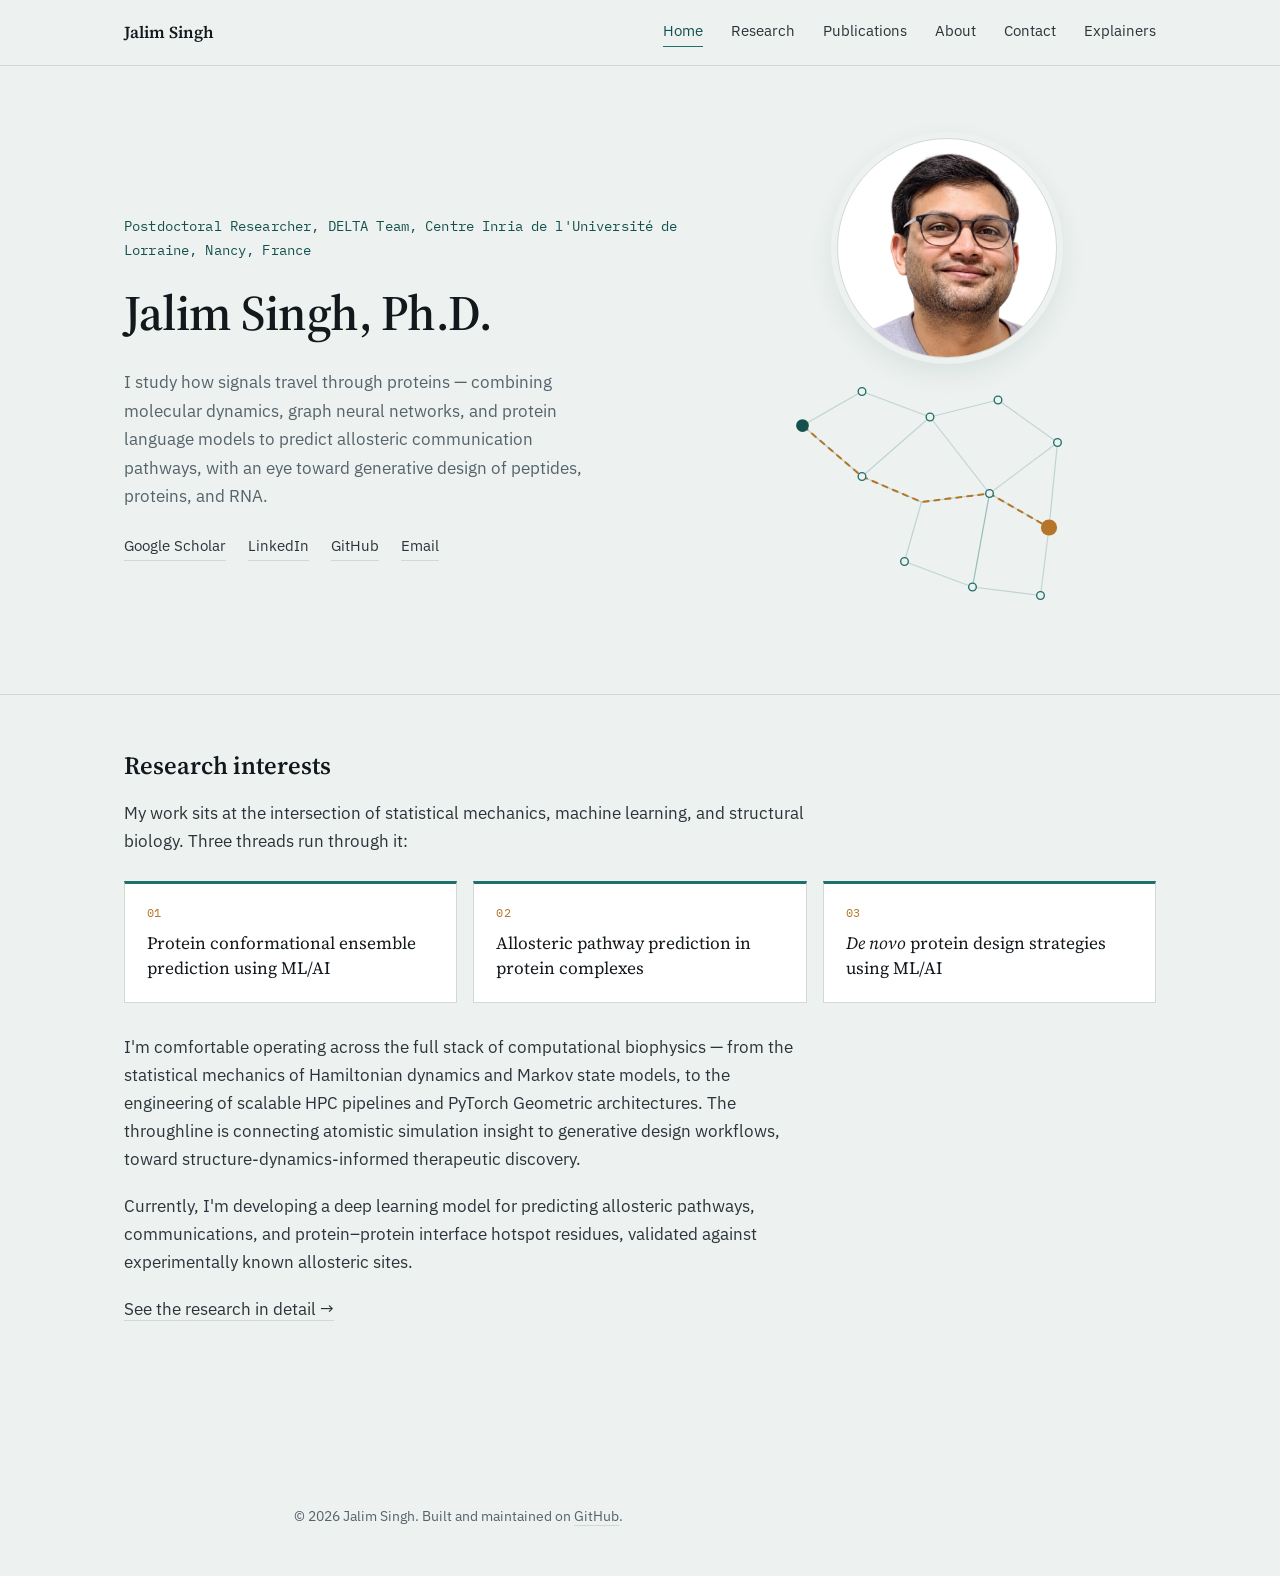
<file: index.html>
<!DOCTYPE html>
<html lang="en">
<head>
<meta charset="UTF-8">
<meta name="viewport" content="width=device-width, initial-scale=1">
<title>Jalim Singh — Computational Biophysics</title>
<meta name="description" content="Jalim Singh, Ph.D. — postdoctoral researcher working on molecular dynamics, protein language models, and allosteric communication in proteins.">
<link rel="icon" href="data:image/svg+xml,<svg xmlns=%22http://www.w3.org/2000/svg%22 viewBox=%220 0 100 100%22><circle cx=%2250%22 cy=%2250%22 r=%2245%22 fill=%22%231f6f6b%22/><circle cx=%2270%22 cy=%2235%22 r=%2210%22 fill=%22%23b5762a%22/></svg>">
<link rel="preconnect" href="https://fonts.googleapis.com">
<link rel="preconnect" href="https://fonts.gstatic.com" crossorigin>
<link href="https://fonts.googleapis.com/css2?family=Source+Serif+4:opsz,wght@8..60,400;8..60,600&family=IBM+Plex+Sans:wght@400;500;600&family=IBM+Plex+Mono:wght@400;500&display=swap" rel="stylesheet">
<link rel="stylesheet" href="style.css?v=5">
</head>
<body>

<header class="site-nav">
  <div class="nav-inner">
    <a class="nav-name" href="index.html">Jalim Singh</a>
    <button class="nav-toggle" aria-label="Toggle navigation" aria-expanded="false">☰</button>
    <nav class="nav-links">
      <a href="index.html" aria-current="page">Home</a>
      <a href="research.html">Research</a>
      <a href="publications.html">Publications</a>
      <a href="about.html">About</a>
      <a href="contact.html">Contact</a>
      <a href="explainers.html">Explainers</a>
    </nav>
  </div>
</header>

<section class="hero">
  <div class="hero-inner">
    <div>
      <div class="role">Postdoctoral Researcher, DELTA Team, Centre Inria de l'Université de Lorraine, Nancy, France</div>
      <h1>Jalim Singh, Ph.D.</h1>
      <p class="statement">I study how signals travel through proteins — combining molecular dynamics, graph neural networks, and protein language models to predict allosteric communication pathways, with an eye toward generative design of peptides, proteins, and RNA.</p>
      <div class="hero-links">
        <a href="https://scholar.google.com/citations?user=QyKE_A0AAAAJ&hl=en&oi=ao">Google Scholar</a>
        <a href="https://www.linkedin.com/in/jalim-singh-24580239">LinkedIn</a>
        <a href="https://github.com/directysj">GitHub</a>
        <a href="mailto:singhjalohsu@gmail.com">Email</a>
      </div>
    </div>
    <div class="hero-visual">
    <img class="hero-portrait" src="images/JS_portrait.webp" alt="Portrait of Jalim Singh" width="640" height="640">
    <svg class="hero-graphic" viewBox="0 0 400 320" xmlns="http://www.w3.org/2000/svg" role="img" aria-label="Diagram of a protein residue network with a highlighted allosteric signaling path from a binding site to a distal hotspot residue">
      <g class="net-edges" stroke="#1f6f6b" stroke-opacity="0.22" stroke-width="1.4" fill="none">
        <line x1="30" y1="70" x2="100" y2="30"/>
        <line x1="30" y1="70" x2="100" y2="130"/>
        <line x1="100" y1="30" x2="180" y2="60"/>
        <line x1="100" y1="130" x2="180" y2="60"/>
        <line x1="100" y1="130" x2="170" y2="160"/>
        <line x1="180" y1="60" x2="260" y2="40"/>
        <line x1="180" y1="60" x2="250" y2="150"/>
        <line x1="170" y1="160" x2="250" y2="150"/>
        <line x1="170" y1="160" x2="150" y2="230"/>
        <line x1="260" y1="40" x2="330" y2="90"/>
        <line x1="250" y1="150" x2="330" y2="90"/>
        <line x1="250" y1="150" x2="230" y2="260"/>
        <line x1="330" y1="90" x2="320" y2="190"/>
        <line x1="250" y1="150" x2="320" y2="190"/>
        <line x1="320" y1="190" x2="310" y2="270"/>
        <line x1="150" y1="230" x2="230" y2="260"/>
        <line x1="230" y1="260" x2="310" y2="270"/>
        <line x1="230" y1="260" x2="250" y2="150"/>
      </g>
      <polyline class="net-path" points="30,70 100,130 170,160 250,150 320,190" fill="none" stroke="#b5762a" stroke-width="2.4" stroke-linecap="round" stroke-dasharray="6 7">
        <animate attributeName="stroke-dashoffset" from="130" to="0" dur="3.2s" begin="0.3s" fill="freeze"/>
      </polyline>
      <g class="net-nodes" fill="#edf1ef" stroke="#1f6f6b" stroke-width="1.6">
        <circle cx="100" cy="30" r="4.5"/>
        <circle cx="180" cy="60" r="4.5"/>
        <circle cx="260" cy="40" r="4.5"/>
        <circle cx="330" cy="90" r="4.5"/>
        <circle cx="100" cy="130" r="4.5"/>
        <circle cx="250" cy="150" r="4.5"/>
        <circle cx="150" cy="230" r="4.5"/>
        <circle cx="230" cy="260" r="4.5"/>
        <circle cx="310" cy="270" r="4.5"/>
      </g>
      <circle class="net-source" cx="30" cy="70" r="7.5" fill="#14514e"/>
      <circle class="net-halo" cx="320" cy="190" r="6.5" fill="none" stroke="#b5762a" stroke-width="1.4" opacity="0.55"/>
      <circle class="net-target" cx="320" cy="190" r="9.5" fill="#b5762a"/>
    </svg>
    </div>
  </div>
</section>

<main>
  <div class="wrap-wide home">
    <section class="section">
      <h2>Research interests</h2>
      <p>My work sits at the intersection of statistical mechanics, machine learning, and structural biology. Three threads run through it:</p>
      <ul class="interest-cards">
        <li><span class="num">01</span><span>Protein conformational ensemble prediction using ML/AI</span></li>
        <li><span class="num">02</span><span>Allosteric pathway prediction in protein complexes</span></li>
        <li><span class="num">03</span><span><em>De novo</em> protein design strategies using ML/AI</span></li>
      </ul>
      <p>I'm comfortable operating across the full stack of computational biophysics — from the statistical mechanics of Hamiltonian dynamics and Markov state models, to the engineering of scalable HPC pipelines and PyTorch Geometric architectures. The throughline is connecting atomistic simulation insight to generative design workflows, toward structure-dynamics-informed therapeutic discovery.</p>
      <p>Currently, I'm developing a deep learning model for predicting allosteric pathways, communications, and protein–protein interface hotspot residues, validated against experimentally known allosteric sites.</p>
      <p><a class="text-link" href="research.html">See the research in detail →</a></p>
    </section>
  </div>
</main>

<footer>
  <div class="wrap">© 2026 Jalim Singh. Built and maintained on <a href="https://github.com/directysj">GitHub</a>.</div>
</footer>

<script src="nav.js"></script>
</body>
</html>
</file>
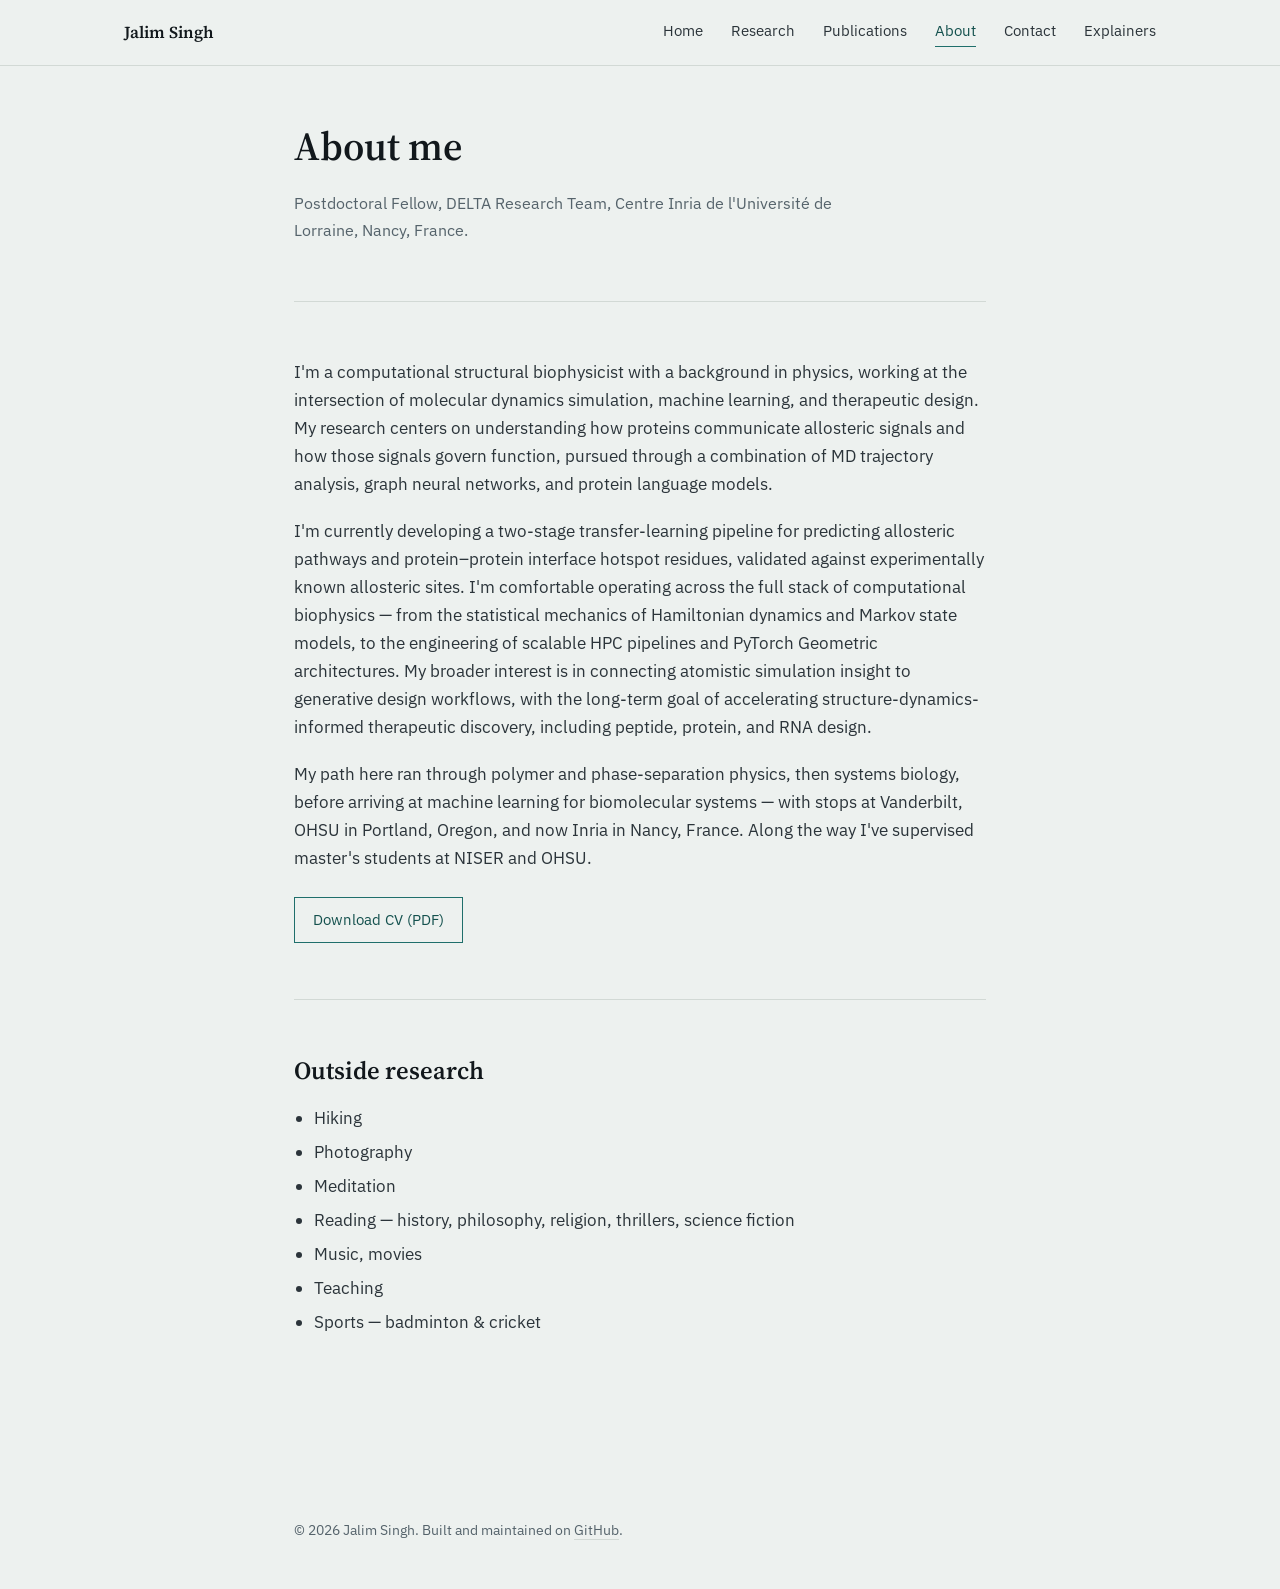
<file: about.html>
<!DOCTYPE html>
<html lang="en">
<head>
<meta charset="UTF-8">
<meta name="viewport" content="width=device-width, initial-scale=1">
<title>About — Jalim Singh</title>
<meta name="description" content="About Jalim Singh — background, training, and interests outside research.">
<link rel="icon" href="data:image/svg+xml,<svg xmlns=%22http://www.w3.org/2000/svg%22 viewBox=%220 0 100 100%22><circle cx=%2250%22 cy=%2250%22 r=%2245%22 fill=%22%231f6f6b%22/><circle cx=%2270%22 cy=%2235%22 r=%2210%22 fill=%22%23b5762a%22/></svg>">
<link rel="preconnect" href="https://fonts.googleapis.com">
<link rel="preconnect" href="https://fonts.gstatic.com" crossorigin>
<link href="https://fonts.googleapis.com/css2?family=Source+Serif+4:opsz,wght@8..60,400;8..60,600&family=IBM+Plex+Sans:wght@400;500;600&family=IBM+Plex+Mono:wght@400;500&display=swap" rel="stylesheet">
<link rel="stylesheet" href="style.css?v=5">
</head>
<body>

<header class="site-nav">
  <div class="nav-inner">
    <a class="nav-name" href="index.html">Jalim Singh</a>
    <button class="nav-toggle" aria-label="Toggle navigation" aria-expanded="false">☰</button>
    <nav class="nav-links">
      <a href="index.html">Home</a>
      <a href="research.html">Research</a>
      <a href="publications.html">Publications</a>
      <a href="about.html" aria-current="page">About</a>
      <a href="contact.html">Contact</a>
      <a href="explainers.html">Explainers</a>
    </nav>
  </div>
</header>

<div class="page-head wrap">
  <h1>About me</h1>
  <p class="sub">Postdoctoral Fellow, DELTA Research Team, Centre Inria de l'Université de Lorraine, Nancy, France.</p>
</div>

<main>
  <div class="wrap">
    <section class="section">
      <p>I'm a computational structural biophysicist with a background in physics, working at the intersection of molecular dynamics simulation, machine learning, and therapeutic design. My research centers on understanding how proteins communicate allosteric signals and how those signals govern function, pursued through a combination of MD trajectory analysis, graph neural networks, and protein language models.</p>
      <p>I'm currently developing a two-stage transfer-learning pipeline for predicting allosteric pathways and protein–protein interface hotspot residues, validated against experimentally known allosteric sites. I'm comfortable operating across the full stack of computational biophysics — from the statistical mechanics of Hamiltonian dynamics and Markov state models, to the engineering of scalable HPC pipelines and PyTorch Geometric architectures. My broader interest is in connecting atomistic simulation insight to generative design workflows, with the long-term goal of accelerating structure-dynamics-informed therapeutic discovery, including peptide, protein, and RNA design.</p>
      <p>My path here ran through polymer and phase-separation physics, then systems biology, before arriving at machine learning for biomolecular systems — with stops at Vanderbilt, OHSU in Portland, Oregon, and now Inria in Nancy, France. Along the way I've supervised master's students at NISER and OHSU.</p>
      <a class="cv-download" href="cv/SinghJalim_CV.pdf">Download CV (PDF)</a>
    </section>

    <section class="section">
      <h2>Outside research</h2>
      <ul class="plain-list">
        <li>Hiking</li>
        <li>Photography</li>
        <li>Meditation</li>
        <li>Reading — history, philosophy, religion, thrillers, science fiction</li>
        <li>Music, movies</li>
        <li>Teaching</li>
        <li>Sports — badminton &amp; cricket</li>
      </ul>
    </section>
  </div>
</main>

<footer>
  <div class="wrap">© 2026 Jalim Singh. Built and maintained on <a href="https://github.com/directysj">GitHub</a>.</div>
</footer>

<script src="nav.js"></script>
</body>
</html>
</file>
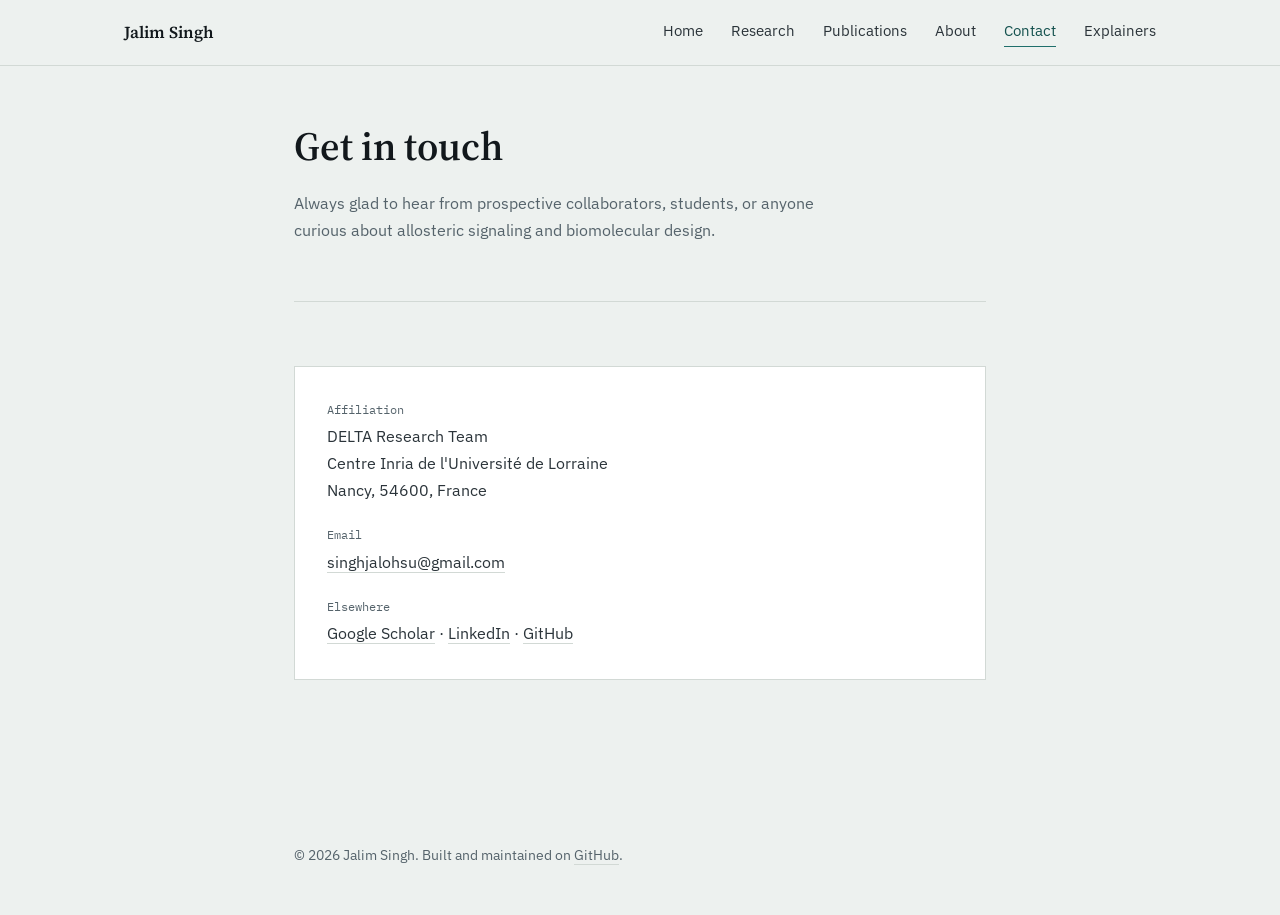
<file: contact.html>
<!DOCTYPE html>
<html lang="en">
<head>
<meta charset="UTF-8">
<meta name="viewport" content="width=device-width, initial-scale=1">
<title>Contact — Jalim Singh</title>
<meta name="description" content="Contact Jalim Singh — Inria, Nancy, France.">
<link rel="icon" href="data:image/svg+xml,<svg xmlns=%22http://www.w3.org/2000/svg%22 viewBox=%220 0 100 100%22><circle cx=%2250%22 cy=%2250%22 r=%2245%22 fill=%22%231f6f6b%22/><circle cx=%2270%22 cy=%2235%22 r=%2210%22 fill=%22%23b5762a%22/></svg>">
<link rel="preconnect" href="https://fonts.googleapis.com">
<link rel="preconnect" href="https://fonts.gstatic.com" crossorigin>
<link href="https://fonts.googleapis.com/css2?family=Source+Serif+4:opsz,wght@8..60,400;8..60,600&family=IBM+Plex+Sans:wght@400;500;600&family=IBM+Plex+Mono:wght@400;500&display=swap" rel="stylesheet">
<link rel="stylesheet" href="style.css?v=5">
</head>
<body>

<header class="site-nav">
  <div class="nav-inner">
    <a class="nav-name" href="index.html">Jalim Singh</a>
    <button class="nav-toggle" aria-label="Toggle navigation" aria-expanded="false">☰</button>
    <nav class="nav-links">
      <a href="index.html">Home</a>
      <a href="research.html">Research</a>
      <a href="publications.html">Publications</a>
      <a href="about.html">About</a>
      <a href="contact.html" aria-current="page">Contact</a>
      <a href="explainers.html">Explainers</a>
    </nav>
  </div>
</header>

<div class="page-head wrap">
  <h1>Get in touch</h1>
  <p class="sub">Always glad to hear from prospective collaborators, students, or anyone curious about allosteric signaling and biomolecular design.</p>
</div>

<main>
  <div class="wrap">
    <section class="section">
      <div class="contact-card">
        <div class="label">Affiliation</div>
        <div class="value">DELTA Research Team<br>Centre Inria de l'Université de Lorraine<br>Nancy, 54600, France</div>

        <div class="label">Email</div>
        <div class="value"><a href="mailto:singhjalohsu@gmail.com" style="border-bottom:1px solid var(--line);">singhjalohsu@gmail.com</a></div>

        <div class="label">Elsewhere</div>
        <div class="value">
          <a href="https://scholar.google.com/citations?user=QyKE_A0AAAAJ&hl=en&oi=ao" style="border-bottom:1px solid var(--line);">Google Scholar</a> ·
          <a href="https://www.linkedin.com/in/jalim-singh-24580239/" style="border-bottom:1px solid var(--line);">LinkedIn</a> ·
          <a href="https://github.com/directysj" style="border-bottom:1px solid var(--line);">GitHub</a>
        </div>
      </div>
    </section>
  </div>
</main>

<footer>
  <div class="wrap">© 2026 Jalim Singh. Built and maintained on <a href="https://github.com/directysj">GitHub</a>.</div>
</footer>

<script src="nav.js"></script>
</body>
</html>
</file>
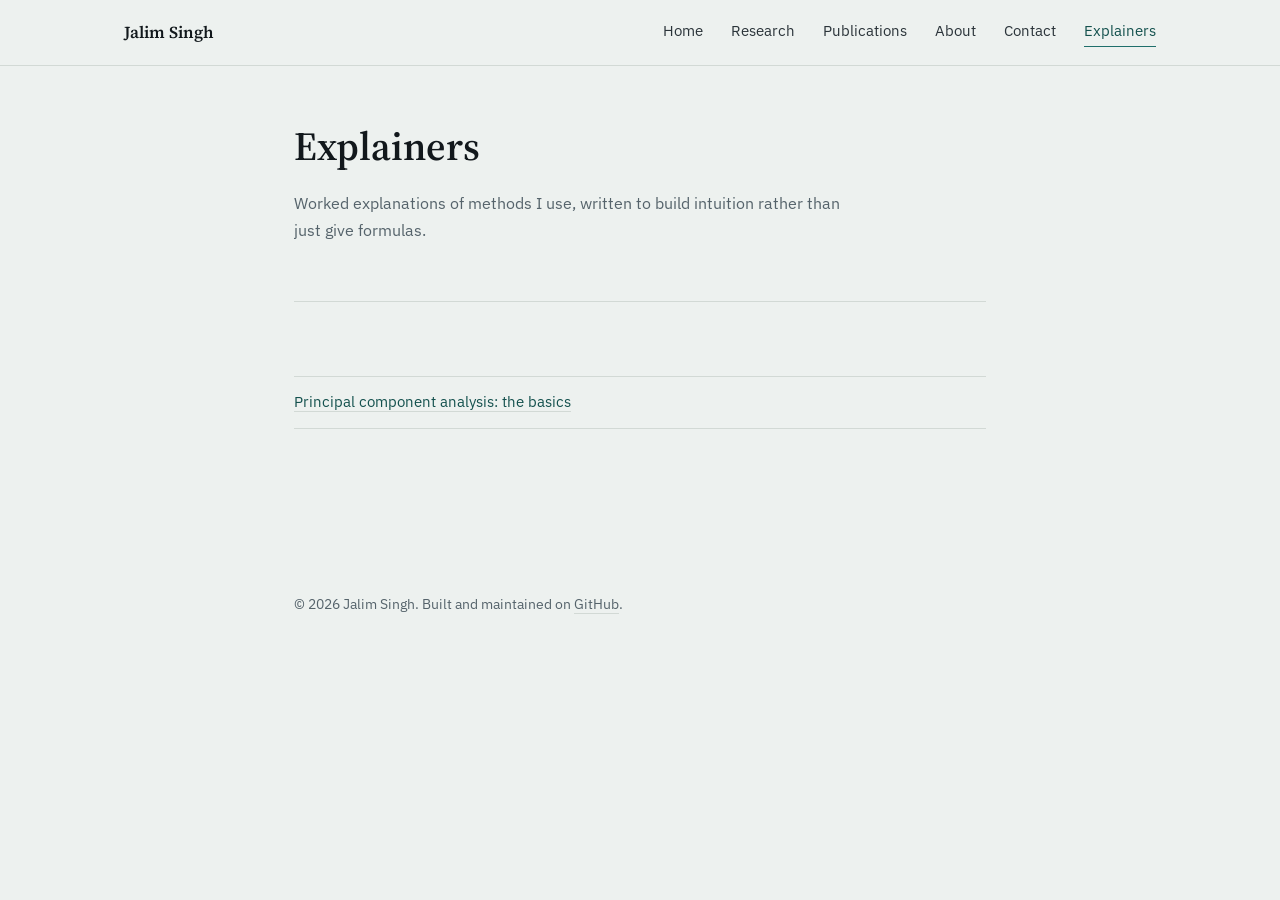
<file: explainers.html>
<!DOCTYPE html>
<html lang="en">
<head>
<meta charset="UTF-8">
<meta name="viewport" content="width=device-width, initial-scale=1">
<title>Explainers — Jalim Singh</title>
<meta name="description" content="Explainers by Jalim Singh — worked explanations of computational methods.">
<link rel="icon" href="data:image/svg+xml,<svg xmlns=%22http://www.w3.org/2000/svg%22 viewBox=%220 0 100 100%22><circle cx=%2250%22 cy=%2250%22 r=%2245%22 fill=%22%231f6f6b%22/><circle cx=%2270%22 cy=%2235%22 r=%2210%22 fill=%22%23b5762a%22/></svg>">
<link rel="preconnect" href="https://fonts.googleapis.com">
<link rel="preconnect" href="https://fonts.gstatic.com" crossorigin>
<link href="https://fonts.googleapis.com/css2?family=Source+Serif+4:opsz,wght@8..60,400;8..60,600&family=IBM+Plex+Sans:wght@400;500;600&family=IBM+Plex+Mono:wght@400;500&display=swap" rel="stylesheet">
<link rel="stylesheet" href="style.css?v=5">
</head>
<body>

<header class="site-nav">
  <div class="nav-inner">
    <a class="nav-name" href="index.html">Jalim Singh</a>
    <button class="nav-toggle" aria-label="Toggle navigation" aria-expanded="false">☰</button>
    <nav class="nav-links">
      <a href="index.html">Home</a>
      <a href="research.html">Research</a>
      <a href="publications.html">Publications</a>
      <a href="about.html">About</a>
      <a href="contact.html">Contact</a>
      <a href="explainers.html" aria-current="page">Explainers</a>
    </nav>
  </div>
</header>

<div class="page-head wrap">
  <h1>Explainers</h1>
  <p class="sub">Worked explanations of methods I use, written to build intuition rather than just give formulas.</p>
</div>

<main>
  <div class="wrap">
    <section class="section">
      <ul class="pub-list">
        <li><a href="others/pca_visual_explainer.html">Principal component analysis: the basics</a></li>
      </ul>
    </section>
  </div>
</main>
</main>

<footer>
  <div class="wrap">© 2026 Jalim Singh. Built and maintained on <a href="https://github.com/directysj">GitHub</a>.</div>
</footer>

<script src="nav.js"></script>
</body>
</html>
</file>
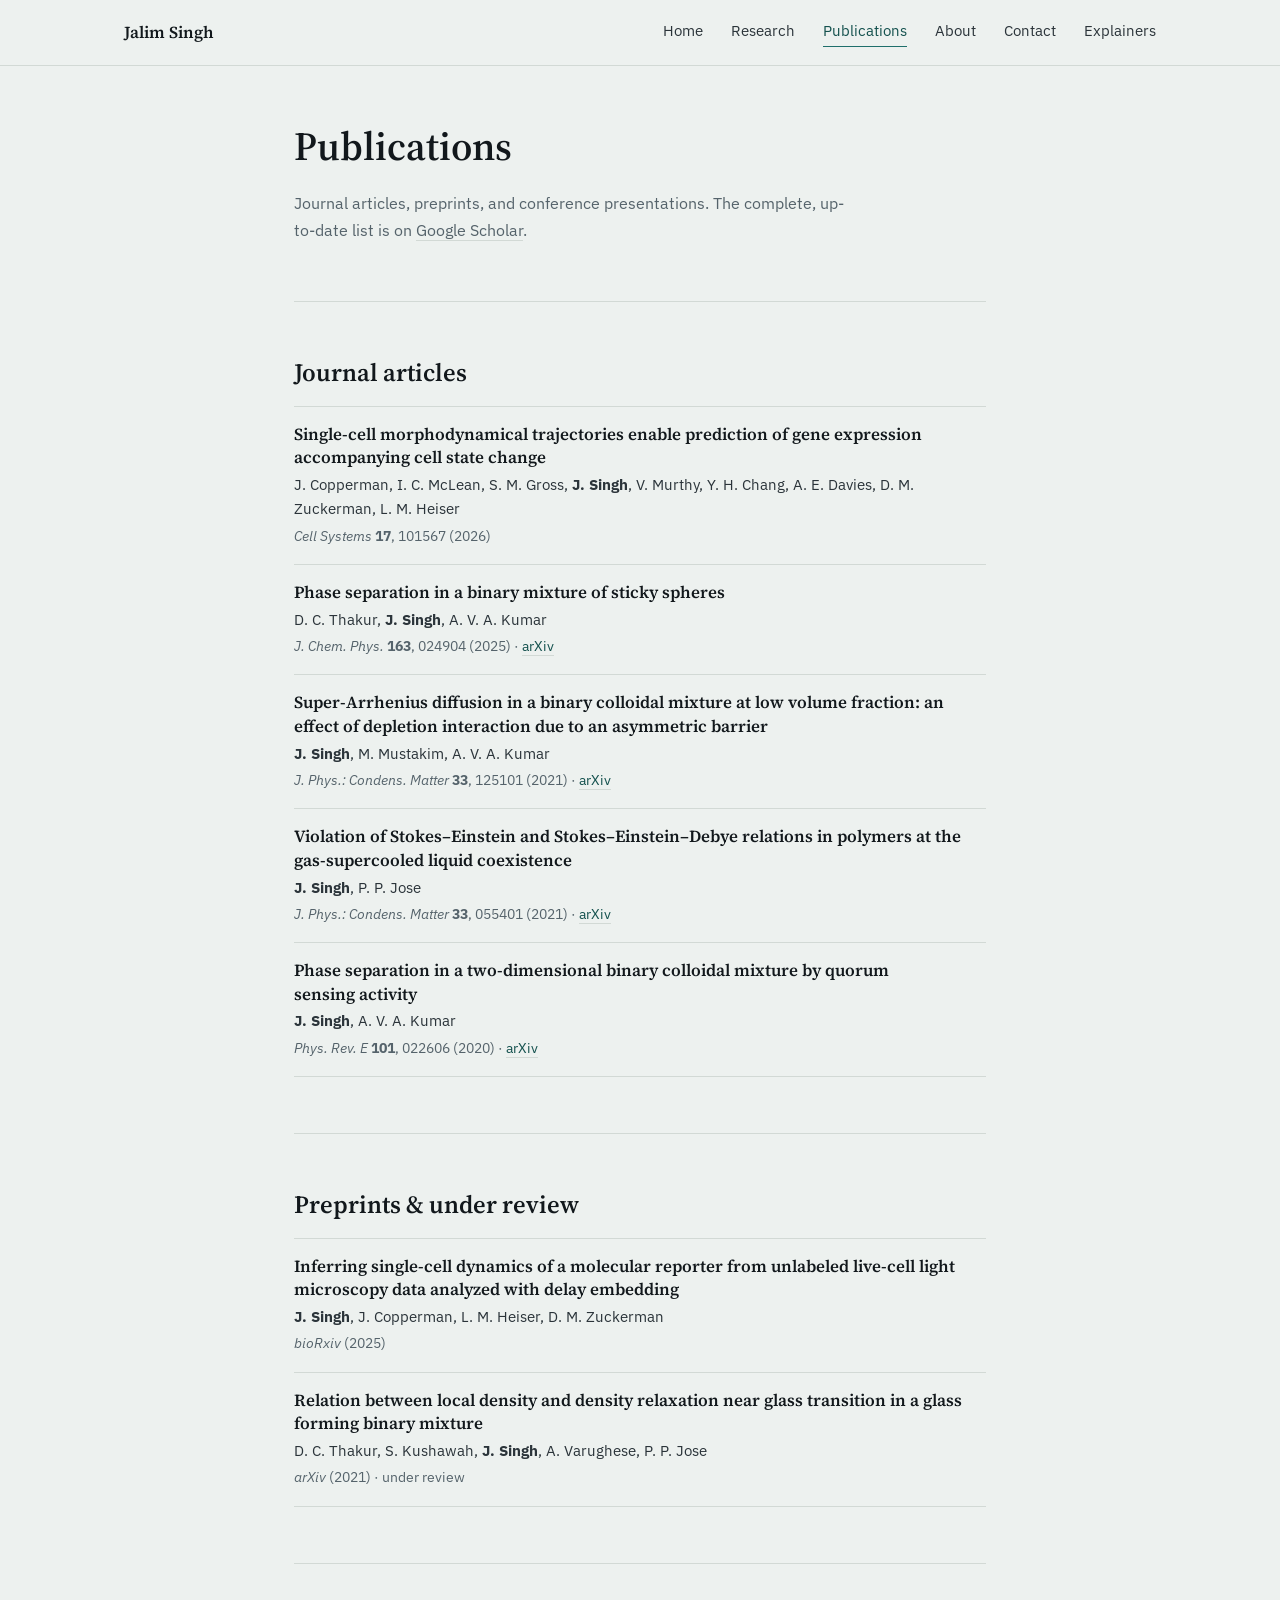
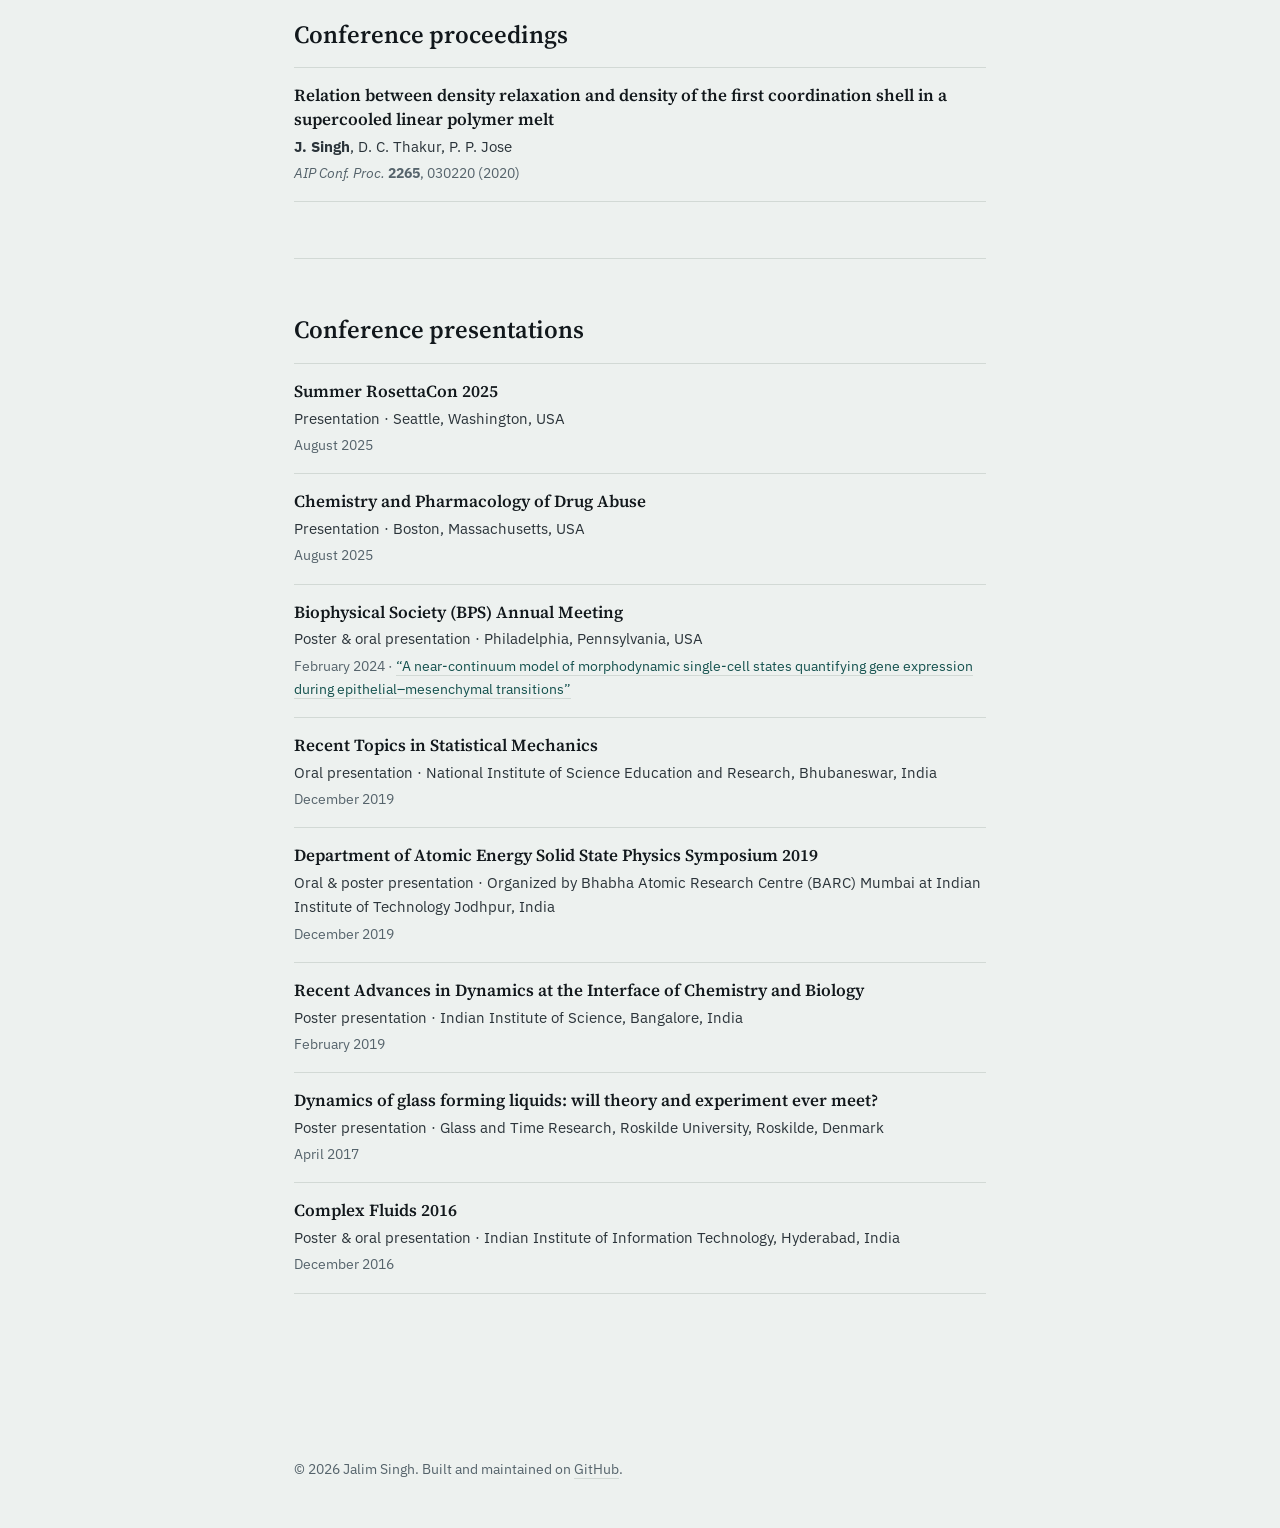
<file: publications.html>
<!DOCTYPE html>
<html lang="en">
<head>
<meta charset="UTF-8">
<meta name="viewport" content="width=device-width, initial-scale=1">
<title>Publications — Jalim Singh</title>
<meta name="description" content="Publications, preprints, and presentations by Jalim Singh.">
<link rel="icon" href="data:image/svg+xml,<svg xmlns=%22http://www.w3.org/2000/svg%22 viewBox=%220 0 100 100%22><circle cx=%2250%22 cy=%2250%22 r=%2245%22 fill=%22%231f6f6b%22/><circle cx=%2270%22 cy=%2235%22 r=%2210%22 fill=%22%23b5762a%22/></svg>">
<link rel="preconnect" href="https://fonts.googleapis.com">
<link rel="preconnect" href="https://fonts.gstatic.com" crossorigin>
<link href="https://fonts.googleapis.com/css2?family=Source+Serif+4:opsz,wght@8..60,400;8..60,600&family=IBM+Plex+Sans:wght@400;500;600&family=IBM+Plex+Mono:wght@400;500&display=swap" rel="stylesheet">
<link rel="stylesheet" href="style.css?v=5">
</head>
<body>

<header class="site-nav">
  <div class="nav-inner">
    <a class="nav-name" href="index.html">Jalim Singh</a>
    <button class="nav-toggle" aria-label="Toggle navigation" aria-expanded="false">☰</button>
    <nav class="nav-links">
      <a href="index.html">Home</a>
      <a href="research.html">Research</a>
      <a href="publications.html" aria-current="page">Publications</a>
      <a href="about.html">About</a>
      <a href="contact.html">Contact</a>
      <a href="explainers.html">Explainers</a>
    </nav>
  </div>
</header>

<div class="page-head wrap">
  <h1>Publications</h1>
  <p class="sub">Journal articles, preprints, and conference presentations. The complete, up-to-date list is on <a class="text-link" href="https://scholar.google.com/citations?user=QyKE_A0AAAAJ&hl=en&oi=ao">Google Scholar</a>.</p>
</div>

<main>
  <div class="wrap">
    <section class="section">
      <h2>Journal articles</h2>
      <ol class="pubs">
        <li>
          <a class="pub-title" href="https://doi.org/10.1016/j.cels.2026.101567">Single-cell morphodynamical trajectories enable prediction of gene expression accompanying cell state change</a>
          <span class="pub-authors">J. Copperman, I. C. McLean, S. M. Gross, <strong>J. Singh</strong>, V. Murthy, Y. H. Chang, A. E. Davies, D. M. Zuckerman, L. M. Heiser</span>
          <span class="pub-venue"><em>Cell Systems</em> <strong>17</strong>, 101567 (2026)</span>
        </li>
        <li>
          <a class="pub-title" href="https://doi.org/10.1063/5.0266285">Phase separation in a binary mixture of sticky spheres</a>
          <span class="pub-authors">D. C. Thakur, <strong>J. Singh</strong>, A. V. A. Kumar</span>
          <span class="pub-venue"><em>J. Chem. Phys.</em> <strong>163</strong>, 024904 (2025) · <a href="https://arxiv.org/abs/2405.07701">arXiv</a></span>
        </li>
        <li>
          <a class="pub-title" href="https://doi.org/10.1088/1361-648X/abd428">Super-Arrhenius diffusion in a binary colloidal mixture at low volume fraction: an effect of depletion interaction due to an asymmetric barrier</a>
          <span class="pub-authors"><strong>J. Singh</strong>, M. Mustakim, A. V. A. Kumar</span>
          <span class="pub-venue"><em>J. Phys.: Condens. Matter</em> <strong>33</strong>, 125101 (2021) · <a href="https://arxiv.org/abs/2006.07627">arXiv</a></span>
        </li>
        <li>
          <a class="pub-title" href="https://doi.org/10.1088/1361-648X/abbbc4">Violation of Stokes–Einstein and Stokes–Einstein–Debye relations in polymers at the gas-supercooled liquid coexistence</a>
          <span class="pub-authors"><strong>J. Singh</strong>, P. P. Jose</span>
          <span class="pub-venue"><em>J. Phys.: Condens. Matter</em> <strong>33</strong>, 055401 (2021) · <a href="https://arxiv.org/abs/2001.02020">arXiv</a></span>
        </li>
        <li>
          <a class="pub-title" href="https://journals.aps.org/pre/abstract/10.1103/PhysRevE.101.022606">Phase separation in a two-dimensional binary colloidal mixture by quorum sensing activity</a>
          <span class="pub-authors"><strong>J. Singh</strong>, A. V. A. Kumar</span>
          <span class="pub-venue"><em>Phys. Rev. E</em> <strong>101</strong>, 022606 (2020) · <a href="https://arxiv.org/abs/1910.13230">arXiv</a></span>
        </li>
      </ol>
    </section>

    <section class="section">
      <h2>Preprints &amp; under review</h2>
      <ol class="pubs">
        <li>
          <a class="pub-title" href="https://www.biorxiv.org/content/10.1101/2025.01.23.634593v1">Inferring single-cell dynamics of a molecular reporter from unlabeled live-cell light microscopy data analyzed with delay embedding</a>
          <span class="pub-authors"><strong>J. Singh</strong>, J. Copperman, L. M. Heiser, D. M. Zuckerman</span>
          <span class="pub-venue"><em>bioRxiv</em> (2025)</span>
        </li>
        <li>
          <a class="pub-title" href="https://arxiv.org/abs/2102.03070">Relation between local density and density relaxation near glass transition in a glass forming binary mixture</a>
          <span class="pub-authors">D. C. Thakur, S. Kushawah, <strong>J. Singh</strong>, A. Varughese, P. P. Jose</span>
          <span class="pub-venue"><em>arXiv</em> (2021) · under review</span>
        </li>
      </ol>
    </section>

    <section class="section">
      <h2>Conference proceedings</h2>
      <ol class="pubs">
        <li>
          <a class="pub-title" href="https://doi.org/10.1063/5.0016920">Relation between density relaxation and density of the first coordination shell in a supercooled linear polymer melt</a>
          <span class="pub-authors"><strong>J. Singh</strong>, D. C. Thakur, P. P. Jose</span>
          <span class="pub-venue"><em>AIP Conf. Proc.</em> <strong>2265</strong>, 030220 (2020)</span>
        </li>
      </ol>
    </section>

    <section class="section">
      <h2>Conference presentations</h2>
      <ol class="pubs">
        <li>
          <span class="pub-title">Summer RosettaCon 2025</span>
          <span class="pub-authors">Presentation · Seattle, Washington, USA</span>
          <span class="pub-venue">August 2025</span>
        </li>
        <li>
          <span class="pub-title">Chemistry and Pharmacology of Drug Abuse</span>
          <span class="pub-authors">Presentation · Boston, Massachusetts, USA</span>
          <span class="pub-venue">August 2025</span>
        </li>
        <li>
          <span class="pub-title">Biophysical Society (BPS) Annual Meeting</span>
          <span class="pub-authors">Poster &amp; oral presentation · Philadelphia, Pennsylvania, USA</span>
          <span class="pub-venue">February 2024 · <a href="https://scholar.google.com/citations?view_op=view_citation&amp;hl=en&amp;user=QyKE_A0AAAAJ&amp;citation_for_view=QyKE_A0AAAAJ:u_35RYKgDlwC">“A near-continuum model of morphodynamic single-cell states quantifying gene expression during epithelial–mesenchymal transitions”</a></span>
        </li>
        <li>
          <span class="pub-title">Recent Topics in Statistical Mechanics</span>
          <span class="pub-authors">Oral presentation · National Institute of Science Education and Research, Bhubaneswar, India</span>
          <span class="pub-venue">December 2019</span>
        </li>
        <li>
          <span class="pub-title">Department of Atomic Energy Solid State Physics Symposium 2019</span>
          <span class="pub-authors">Oral &amp; poster presentation · Organized by Bhabha Atomic Research Centre (BARC) Mumbai at Indian Institute of Technology Jodhpur, India</span>
          <span class="pub-venue">December 2019</span>
        </li>
        <li>
          <span class="pub-title">Recent Advances in Dynamics at the Interface of Chemistry and Biology</span>
          <span class="pub-authors">Poster presentation · Indian Institute of Science, Bangalore, India</span>
          <span class="pub-venue">February 2019</span>
        </li>
        <li>
          <span class="pub-title">Dynamics of glass forming liquids: will theory and experiment ever meet?</span>
          <span class="pub-authors">Poster presentation · Glass and Time Research, Roskilde University, Roskilde, Denmark</span>
          <span class="pub-venue">April 2017</span>
        </li>
        <li>
          <span class="pub-title">Complex Fluids 2016</span>
          <span class="pub-authors">Poster &amp; oral presentation · Indian Institute of Information Technology, Hyderabad, India</span>
          <span class="pub-venue">December 2016</span>
        </li>
      </ol>
    </section>
  </div>
</main>

<footer>
  <div class="wrap">© 2026 Jalim Singh. Built and maintained on <a href="https://github.com/directysj">GitHub</a>.</div>
</footer>

<script src="nav.js"></script>
</body>
</html>
</file>
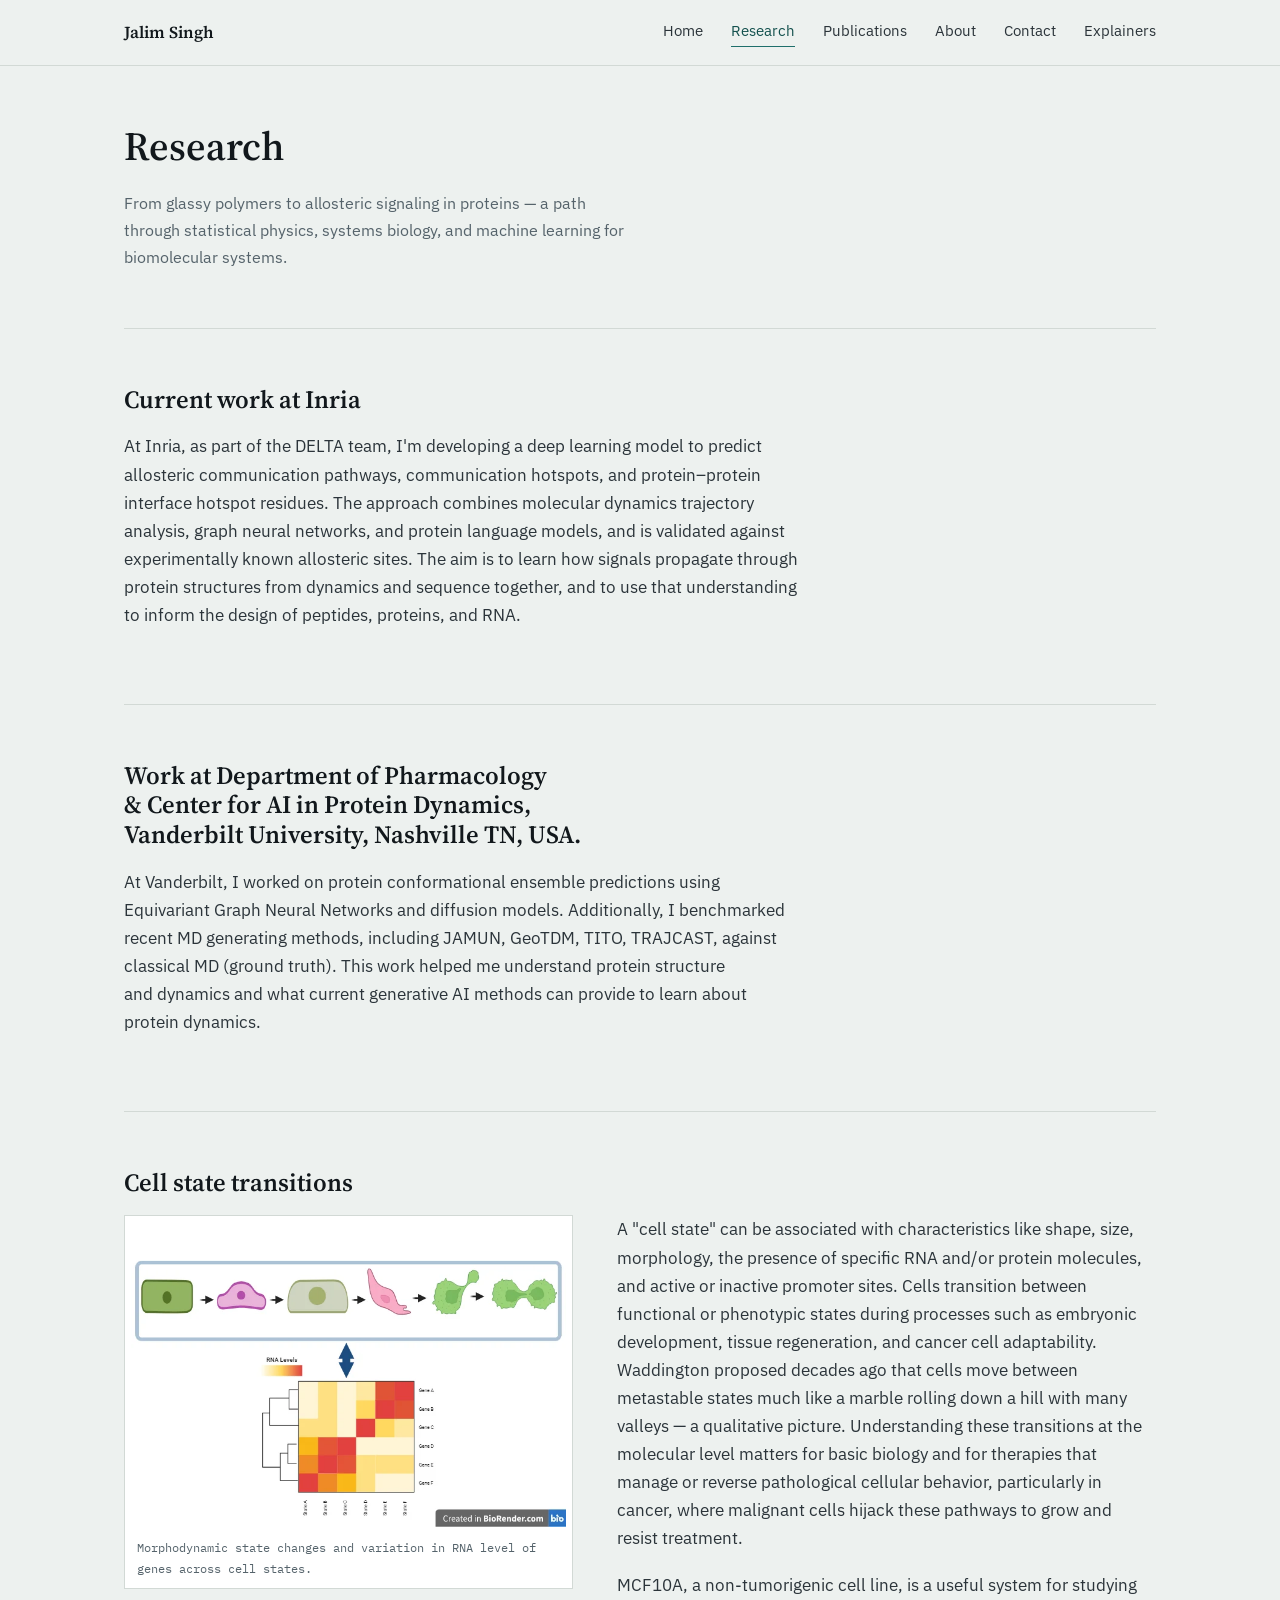
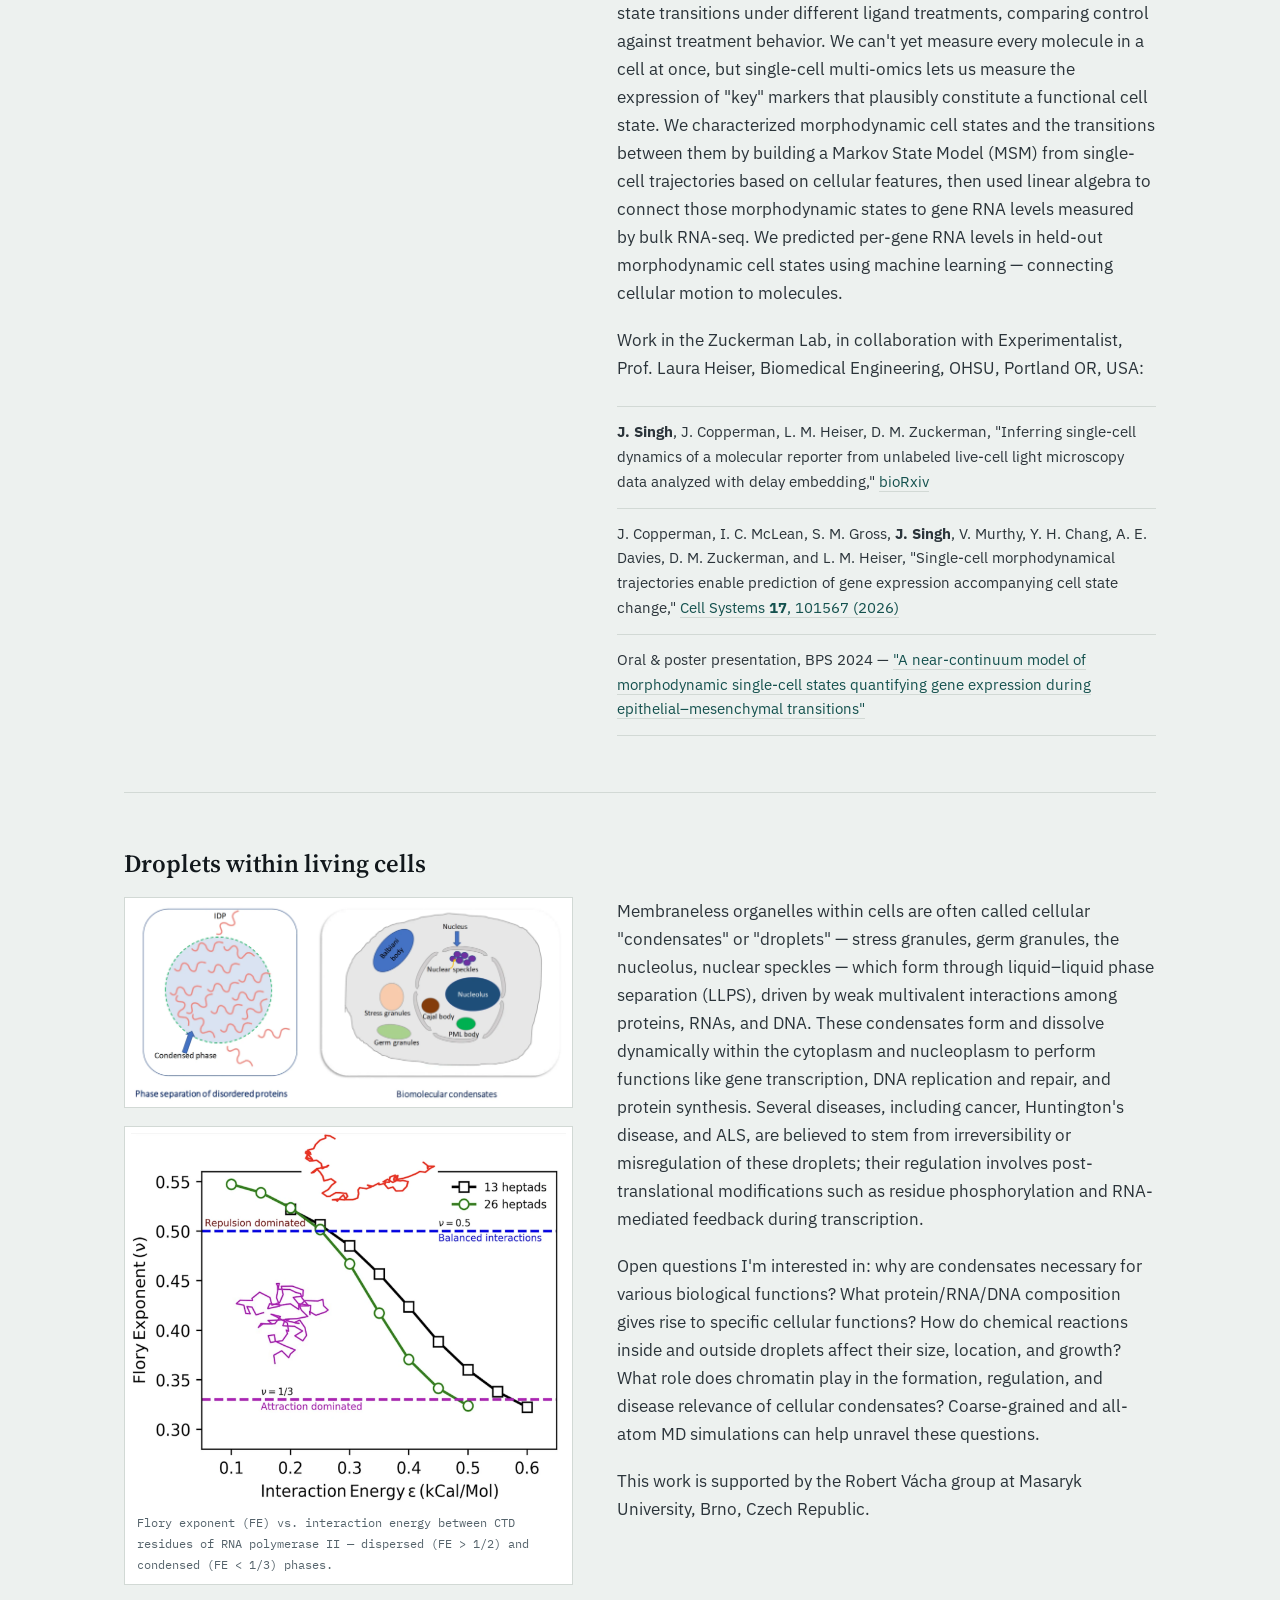
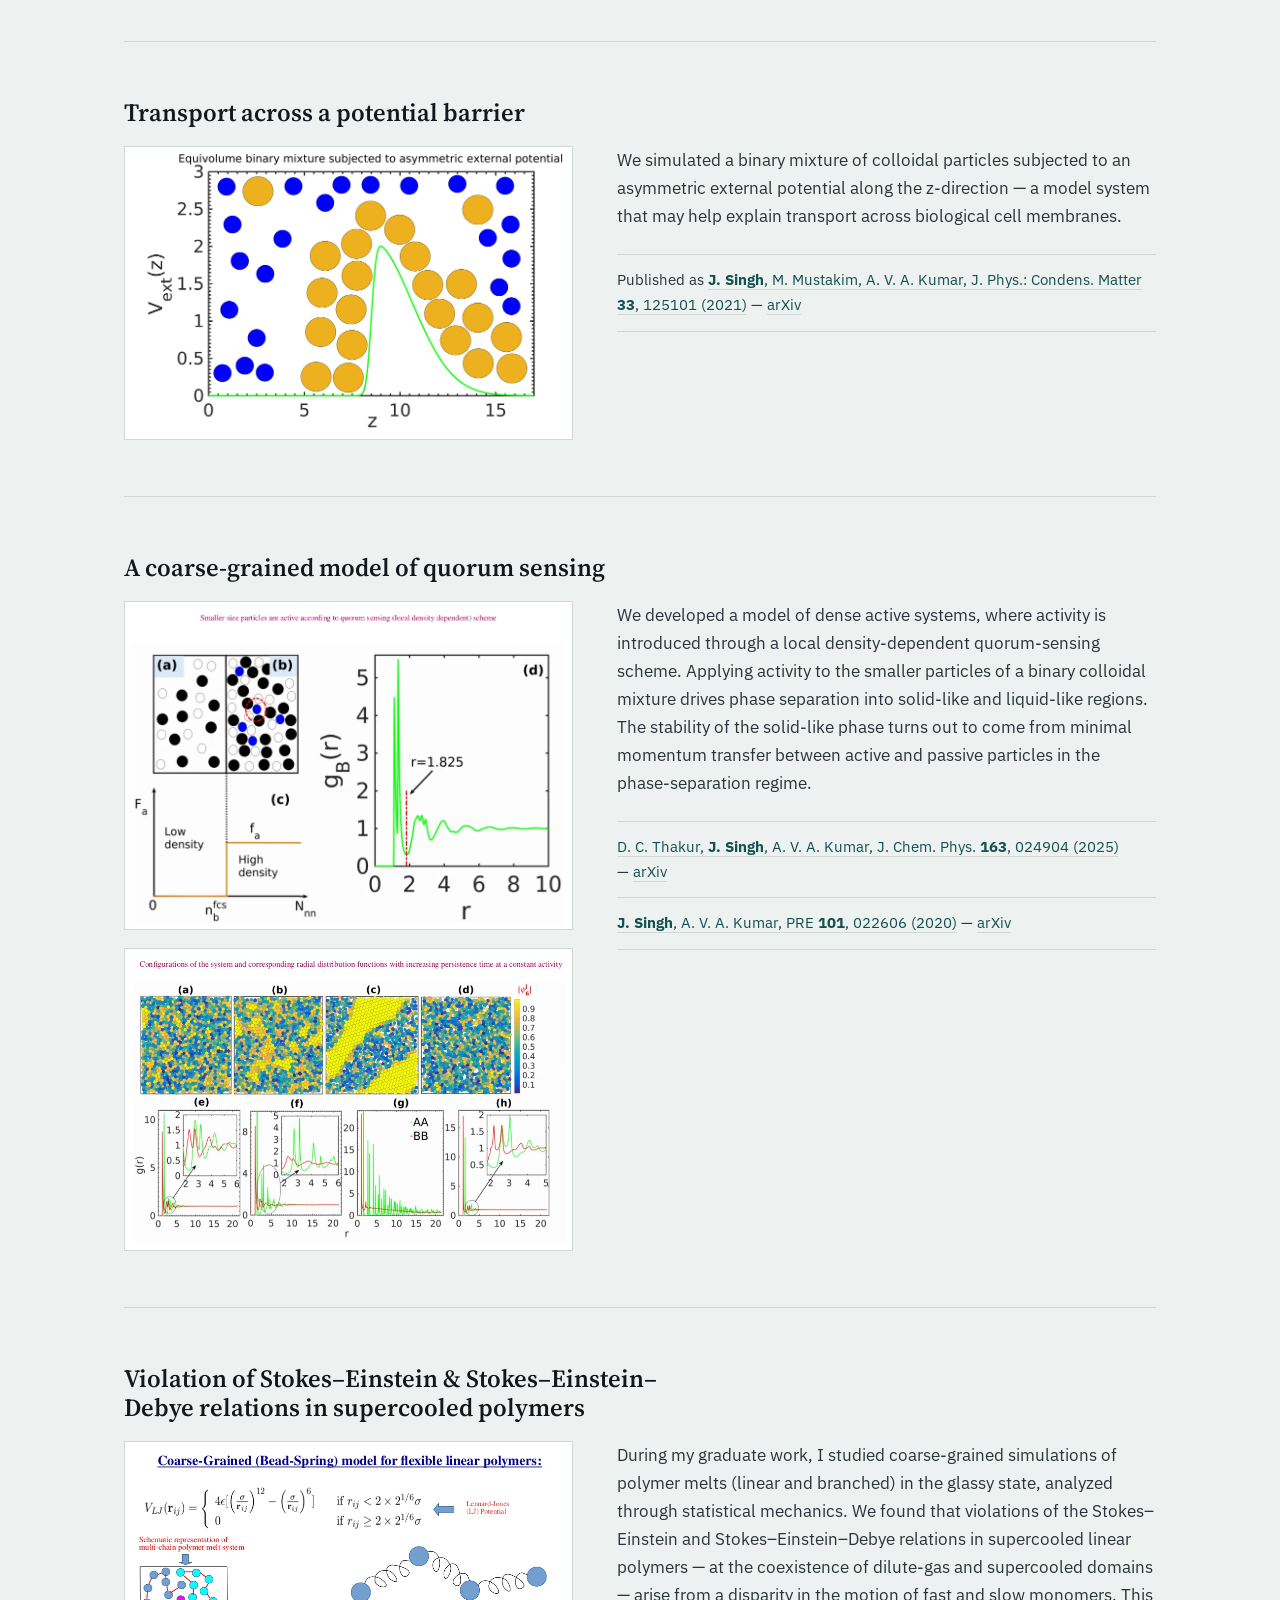
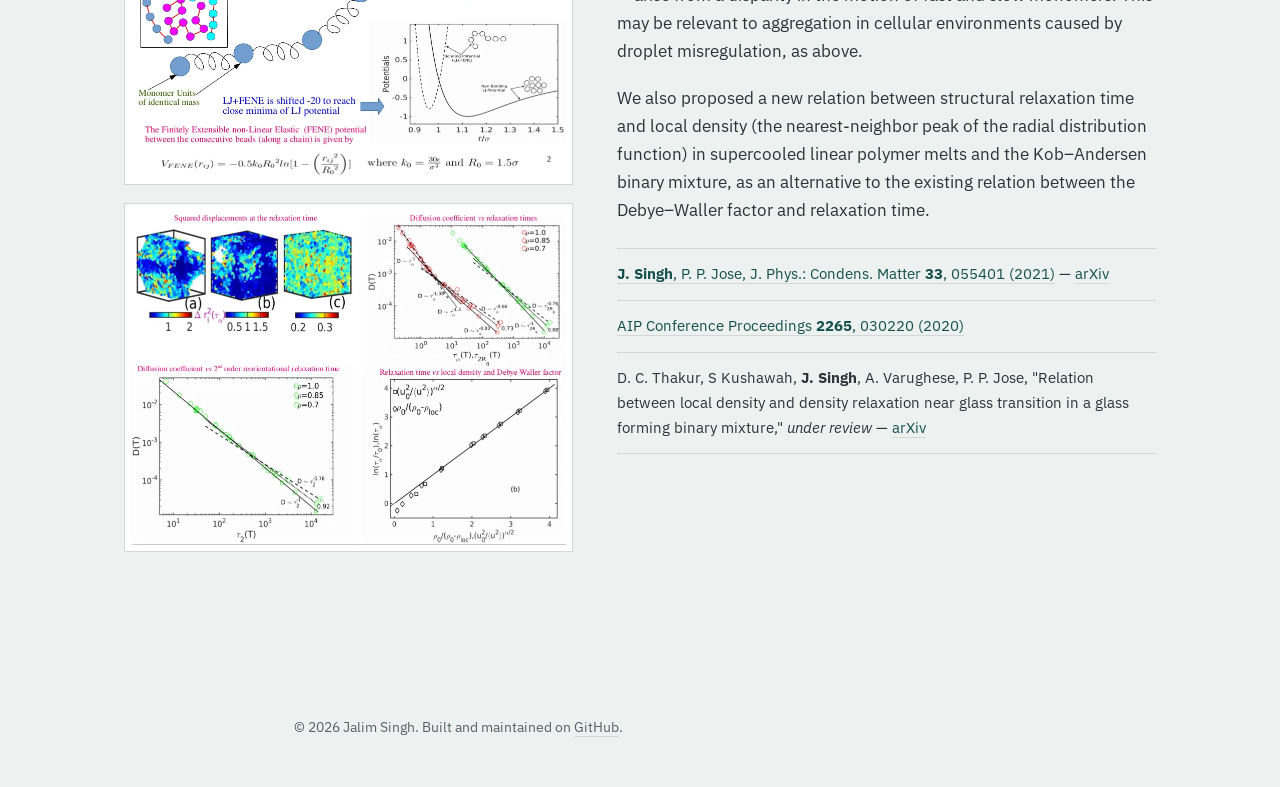
<file: research.html>
<!DOCTYPE html>
<html lang="en">
<head>
<meta charset="UTF-8">
<meta name="viewport" content="width=device-width, initial-scale=1">
<title>Research — Jalim Singh</title>
<meta name="description" content="Research projects by Jalim Singh: allosteric signaling, cell state transitions, biomolecular condensates, and statistical physics of soft matter.">
<link rel="icon" href="data:image/svg+xml,<svg xmlns=%22http://www.w3.org/2000/svg%22 viewBox=%220 0 100 100%22><circle cx=%2250%22 cy=%2250%22 r=%2245%22 fill=%22%231f6f6b%22/><circle cx=%2270%22 cy=%2235%22 r=%2210%22 fill=%22%23b5762a%22/></svg>">
<link rel="preconnect" href="https://fonts.googleapis.com">
<link rel="preconnect" href="https://fonts.gstatic.com" crossorigin>
<link href="https://fonts.googleapis.com/css2?family=Source+Serif+4:opsz,wght@8..60,400;8..60,600&family=IBM+Plex+Sans:wght@400;500;600&family=IBM+Plex+Mono:wght@400;500&display=swap" rel="stylesheet">
<link rel="stylesheet" href="style.css?v=5">
</head>
<body>

<header class="site-nav">
  <div class="nav-inner">
    <a class="nav-name" href="index.html">Jalim Singh</a>
    <button class="nav-toggle" aria-label="Toggle navigation" aria-expanded="false">☰</button>
    <nav class="nav-links">
      <a href="index.html">Home</a>
      <a href="research.html" aria-current="page">Research</a>
      <a href="publications.html">Publications</a>
      <a href="about.html">About</a>
      <a href="contact.html">Contact</a>
      <a href="explainers.html">Explainers</a>
    </nav>
  </div>
</header>

<div class="page-head wrap-wide">
  <h1>Research</h1>
  <p class="sub">From glassy polymers to allosteric signaling in proteins — a path through statistical physics, systems biology, and machine learning for biomolecular systems.</p>
</div>

<main>
  <div class="wrap-wide research">

     <section class="section">
       <h2>Current work at Inria</h2>
       <p>At Inria, as part of the DELTA team, I'm developing a deep learning model to predict allosteric communication pathways, communication hotspots, and protein–protein interface hotspot residues. The approach combines molecular dynamics trajectory analysis, graph neural networks, and protein language models, and is validated against experimentally known allosteric sites. The aim is to learn how signals propagate through protein structures from dynamics and sequence together, and to use that understanding to inform the design of peptides, proteins, and RNA.</p>
     </section>

    <section class="section">
      <h2>Work at Department of Pharmacology & Center for AI in Protein Dynamics, Vanderbilt University, Nashville TN, USA.</h2>
      <p>At Vanderbilt, I worked on protein conformational ensemble predictions using Equivariant Graph Neural Networks and diffusion models. Additionally, I benchmarked recent MD generating methods, including JAMUN, GeoTDM, TITO, TRAJCAST, against classical MD (ground truth). This work helped me understand protein structure and dynamics and what current generative AI methods can provide to learn about protein dynamics. </p>
    </section>

    <section class="section">
      <h2>Cell state transitions</h2>
      <div class="split">
        <div class="split-media">
          <figure class="figure">
            <img src="images/cell_state_transitions.webp" alt="Schematic of morphodynamic cell state transitions and RNA-level variation across states" loading="lazy">
            <figcaption>Morphodynamic state changes and variation in RNA level of genes across cell states.</figcaption>
          </figure>
        </div>
        <div class="split-text">
          <p>A "cell state" can be associated with characteristics like shape, size, morphology, the presence of specific RNA and/or protein molecules, and active or inactive promoter sites. Cells transition between functional or phenotypic states during processes such as embryonic development, tissue regeneration, and cancer cell adaptability. Waddington proposed decades ago that cells move between metastable states much like a marble rolling down a hill with many valleys — a qualitative picture. Understanding these transitions at the molecular level matters for basic biology and for therapies that manage or reverse pathological cellular behavior, particularly in cancer, where malignant cells hijack these pathways to grow and resist treatment.</p>
          <p>MCF10A, a non-tumorigenic cell line, is a useful system for studying state transitions under different ligand treatments, comparing control against treatment behavior. We can't yet measure every molecule in a cell at once, but single-cell multi-omics lets us measure the expression of "key" markers that plausibly constitute a functional cell state. We characterized morphodynamic cell states and the transitions between them by building a Markov State Model (MSM) from single-cell trajectories based on cellular features, then used linear algebra to connect those morphodynamic states to gene RNA levels measured by bulk RNA-seq. We predicted per-gene RNA levels in held-out morphodynamic cell states using machine learning — connecting cellular motion to molecules.</p>
          <p>Work in the Zuckerman Lab, in collaboration with Experimentalist, Prof. Laura Heiser, Biomedical Engineering, OHSU, Portland OR, USA:</p>
          <ul class="pub-list">
            <li> <strong>J. Singh</strong>, J. Copperman, L. M. Heiser, D. M. Zuckerman, "Inferring single-cell dynamics of a molecular reporter from unlabeled live-cell light microscopy data analyzed with delay embedding," <a href="https://www.biorxiv.org/content/10.1101/2025.01.23.634593v1">bioRxiv</a></li>
            <li>J. Copperman, I. C. McLean, S. M. Gross, <strong>J. Singh</strong>, V. Murthy, Y. H. Chang, A. E. Davies, D. M. Zuckerman, and L. M. Heiser, "Single-cell morphodynamical trajectories enable prediction of gene expression accompanying cell state change," <a href="https://doi.org/10.1016/j.cels.2026.101567">Cell Systems <strong>17</strong>, 101567 (2026)</a></li>
            <li>Oral &amp; poster presentation, BPS 2024 — <a href="https://scholar.google.com/citations?view_op=view_citation&hl=en&user=QyKE_A0AAAAJ&citation_for_view=QyKE_A0AAAAJ:u_35RYKgDlwC">"A near-continuum model of morphodynamic single-cell states quantifying gene expression during epithelial–mesenchymal transitions"</a></li>
          </ul>
        </div>
      </div>
    </section>

    <section class="section">
      <h2>Droplets within living cells</h2>
      <div class="split">
        <div class="split-media">
          <div class="figure">
            <img src="images/condensates.webp" alt="Schematic of a biomolecular condensate formed via liquid-liquid phase separation, and of a condensate near active chromatin" loading="lazy">
          </div>
          <div class="figure">
            <img src="images/ctd_phase_behavior.webp" alt="Flory exponent plotted against interaction energy between amino acid residues of the RNA Pol II C-terminal domain, showing the phase transition between dispersed and condensed phases" loading="lazy">
            <figcaption>Flory exponent (FE) vs. interaction energy between CTD residues of RNA polymerase II — dispersed (FE &gt; 1/2) and condensed (FE &lt; 1/3) phases.</figcaption>
          </div>
        </div>
        <div class="split-text">
          <p>Membraneless organelles within cells are often called cellular "condensates" or "droplets" — stress granules, germ granules, the nucleolus, nuclear speckles — which form through liquid–liquid phase separation (LLPS), driven by weak multivalent interactions among proteins, RNAs, and DNA. These condensates form and dissolve dynamically within the cytoplasm and nucleoplasm to perform functions like gene transcription, DNA replication and repair, and protein synthesis. Several diseases, including cancer, Huntington's disease, and ALS, are believed to stem from irreversibility or misregulation of these droplets; their regulation involves post-translational modifications such as residue phosphorylation and RNA-mediated feedback during transcription.</p>
          <p>Open questions I'm interested in: why are condensates necessary for various biological functions? What protein/RNA/DNA composition gives rise to specific cellular functions? How do chemical reactions inside and outside droplets affect their size, location, and growth? What role does chromatin play in the formation, regulation, and disease relevance of cellular condensates? Coarse-grained and all-atom MD simulations can help unravel these questions.</p>
          <p>This work is supported by the <a href="https://vacha.ceitec.cz/">Robert Vácha group</a> at Masaryk University, Brno, Czech Republic.</p>
        </div>
      </div>
    </section>

    <section class="section">
      <h2>Transport across a potential barrier</h2>
      <div class="split">
        <div class="split-media">
          <div class="figure">
            <img src="images/vzext.webp" alt="Simulation snapshot of a binary colloidal mixture under an asymmetric external potential" loading="lazy">
          </div>
        </div>
        <div class="split-text">
          <p>We simulated a binary mixture of colloidal particles subjected to an asymmetric external potential along the z-direction — a model system that may help explain transport across biological cell membranes.</p>
          <ul class="pub-list">
            <li>Published as <a href="https://doi.org/10.1088/1361-648X/abd428"> <strong>J. Singh</strong>, M. Mustakim, A. V. A. Kumar, J. Phys.: Condens. Matter <strong>33</strong>, 125101 (2021)</a> — <a href="https://arxiv.org/abs/2006.07627">arXiv</a></li>
          </ul>
        </div>
      </div>
    </section>

    <section class="section">
      <h2>A coarse-grained model of quorum sensing</h2>
      <div class="split">
        <div class="split-media">
          <div class="figure">
            <img src="images/qs.webp" alt="Model system for dense active systems with local density-dependent quorum sensing" loading="lazy">
          </div>
          <div class="figure">
            <img src="images/cnfqs.webp" alt="Phase separation of solid-like and liquid-like regions in the active binary colloidal mixture" loading="lazy">
          </div>
        </div>
        <div class="split-text">
          <p>We developed a model of dense active systems, where activity is introduced through a local density-dependent quorum-sensing scheme. Applying activity to the smaller particles of a binary colloidal mixture drives phase separation into solid-like and liquid-like regions. The stability of the solid-like phase turns out to come from minimal momentum transfer between active and passive particles in the phase-separation regime.</p>
          <ul class="pub-list">
            <li><a href="https://doi.org/10.1063/5.0266285">D. C. Thakur, <strong>J. Singh</strong>, A. V. A. Kumar, J. Chem. Phys. <strong>163</strong>, 024904 (2025)</a> — <a href="https://arxiv.org/abs/2405.07701">arXiv</a></li>
            <li><a href="https://journals.aps.org/pre/abstract/10.1103/PhysRevE.101.022606"> <strong>J. Singh</strong>, A. V. A. Kumar, PRE <strong>101</strong>, 022606 (2020)</a> — <a href="https://arxiv.org/abs/1910.13230">arXiv</a></li>
          </ul>
        </div>
      </div>
    </section>

    <section class="section">
      <h2>Violation of Stokes–Einstein &amp; Stokes–Einstein–Debye relations in supercooled polymers</h2>
      <div class="split">
        <div class="split-media">
          <div class="figure">
            <img src="images/poly_schematic.webp" alt="Simulation data on supercooled linear polymer melt dynamics" loading="lazy">
          </div>
          <div class="figure">
            <img src="images/poly_sed.webp" alt="Relation between structural relaxation time and local density near the glass transition" loading="lazy">
          </div>
        </div>
        <div class="split-text">
          <p>During my graduate work, I studied coarse-grained simulations of polymer melts (linear and branched) in the glassy state, analyzed through statistical mechanics. We found that violations of the Stokes–Einstein and Stokes–Einstein–Debye relations in supercooled linear polymers — at the coexistence of dilute-gas and supercooled domains — arise from a disparity in the motion of fast and slow monomers. This may be relevant to aggregation in cellular environments caused by droplet misregulation, as above.</p>
          <p>We also proposed a new relation between structural relaxation time and local density (the nearest-neighbor peak of the radial distribution function) in supercooled linear polymer melts and the Kob–Andersen binary mixture, as an alternative to the existing relation between the Debye–Waller factor and relaxation time.</p>
          <ul class="pub-list">
            <li><a href="https://doi.org/10.1088/1361-648X/abbbc4"><strong>J. Singh</strong>, P. P. Jose, J. Phys.: Condens. Matter <strong>33</strong>, 055401 (2021)</a> — <a href="https://arxiv.org/abs/2001.02020">arXiv</a></li>
            <li><a href="https://doi.org/10.1063/5.0016920">AIP Conference Proceedings <strong>2265</strong>, 030220 (2020)</a></li>
            <li>D. C. Thakur, S Kushawah, <strong>J. Singh</strong>, A. Varughese, P. P. Jose, "Relation between local density and density relaxation near glass transition in a glass forming binary mixture," <em>under review</em> — <a href="https://arxiv.org/abs/2102.03070">arXiv</a></li>
          </ul>
        </div>
      </div>
    </section>

  </div>
</main>

<footer>
  <div class="wrap">© 2026 Jalim Singh. Built and maintained on <a href="https://github.com/directysj">GitHub</a>.</div>
</footer>

<script src="nav.js"></script>
<script src="lightbox.js"></script>
</body>
</html>
</file>
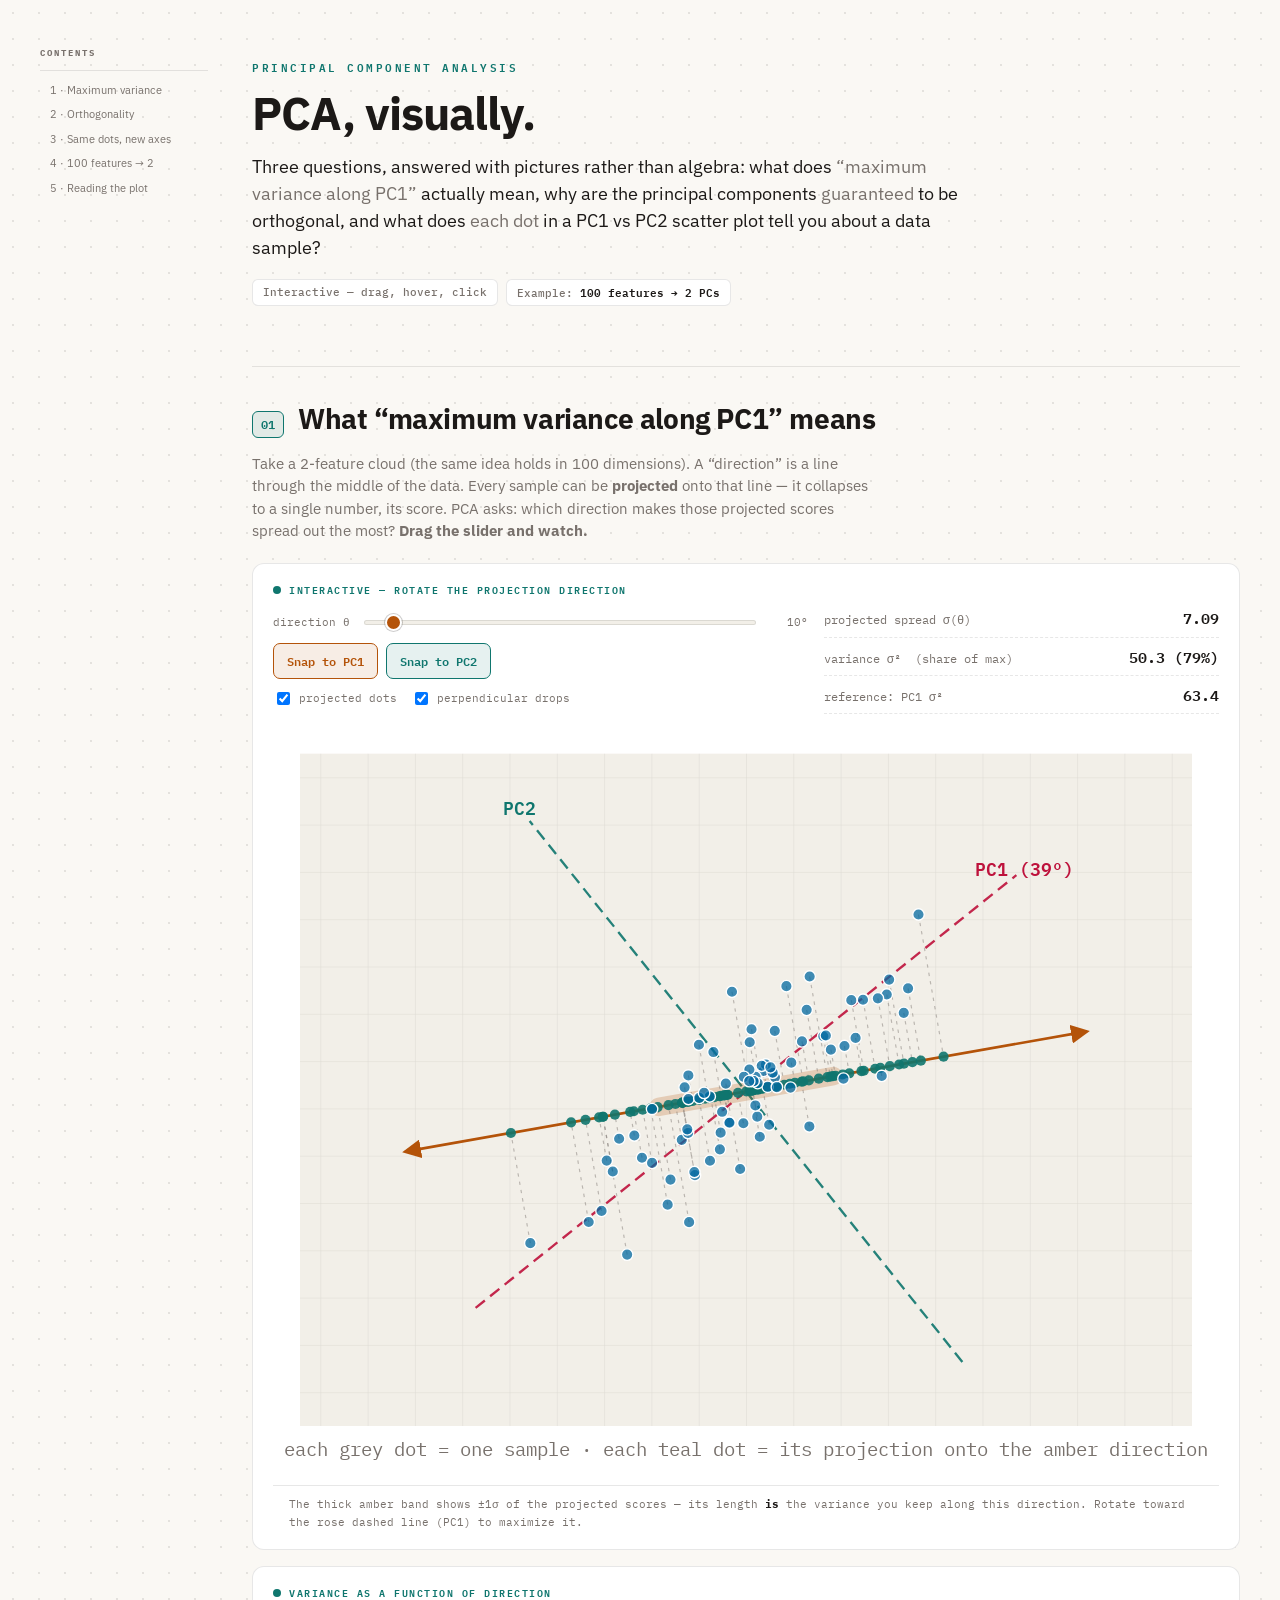
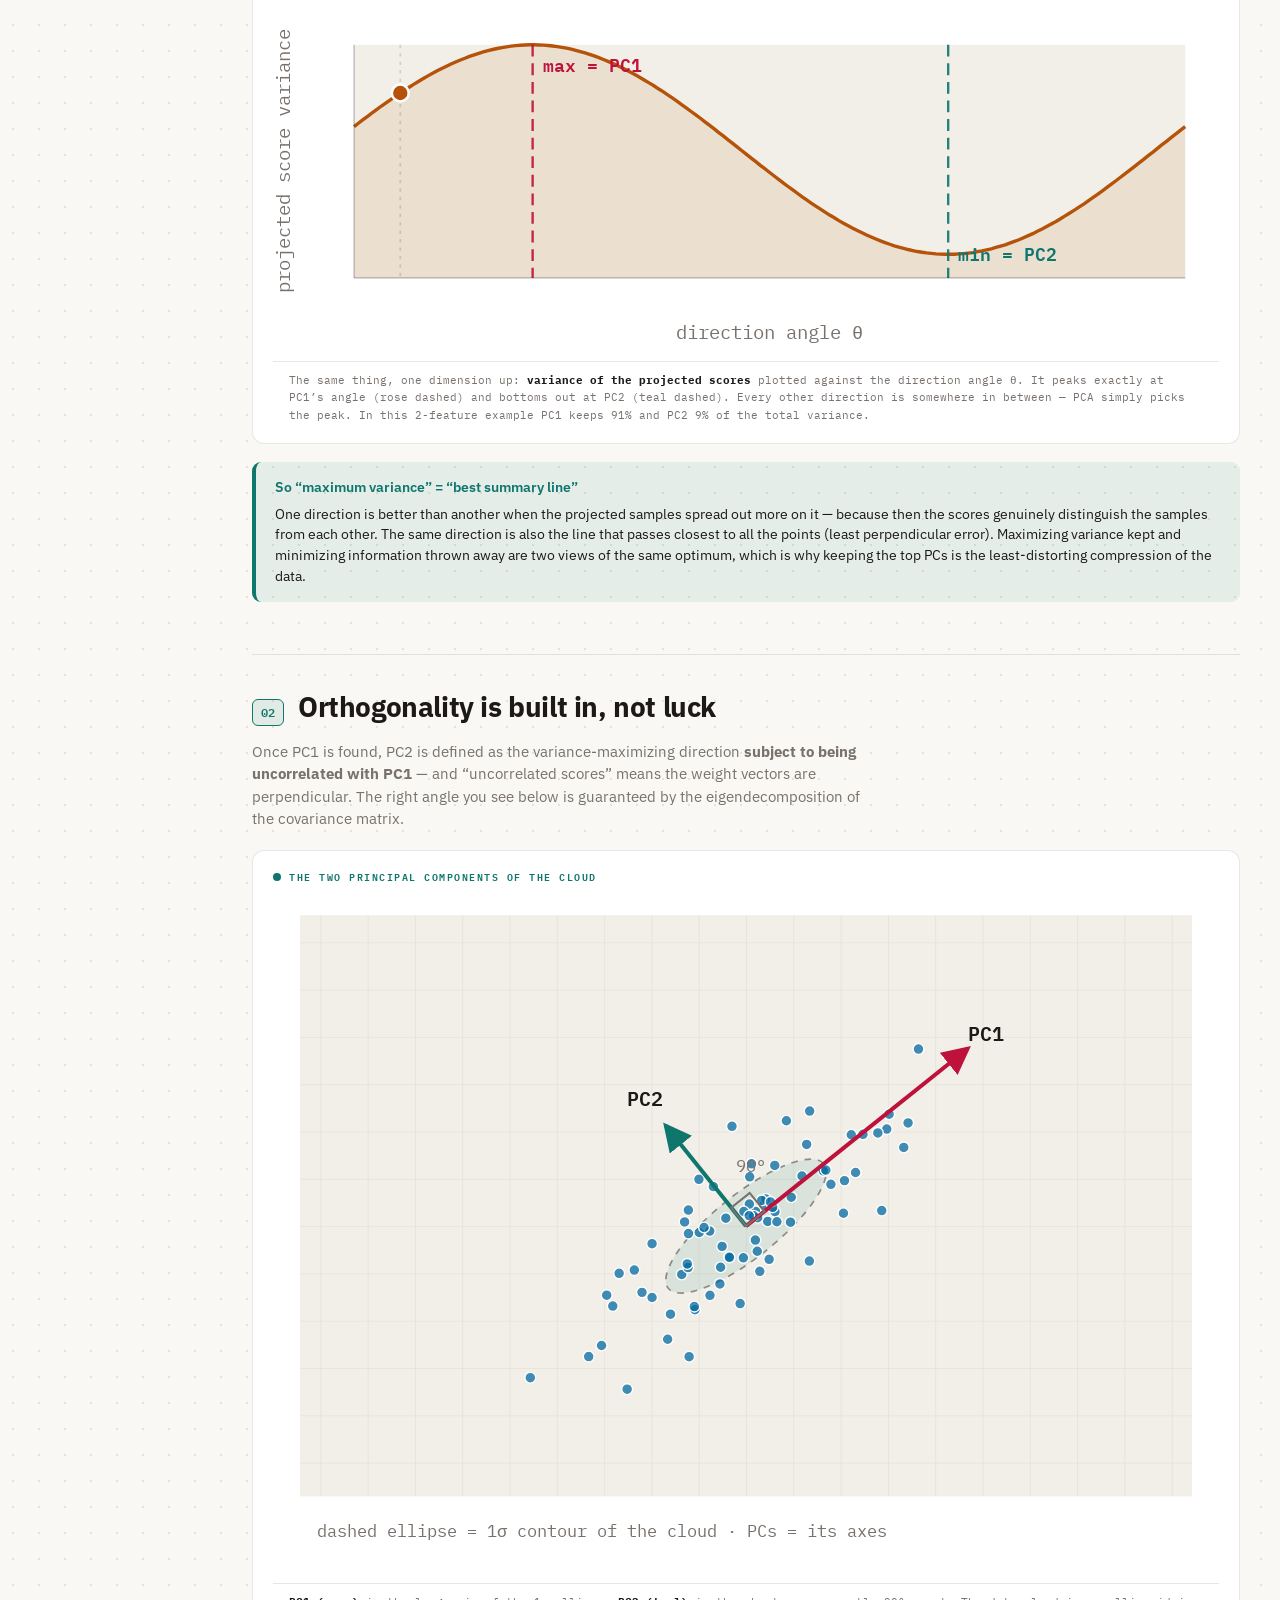
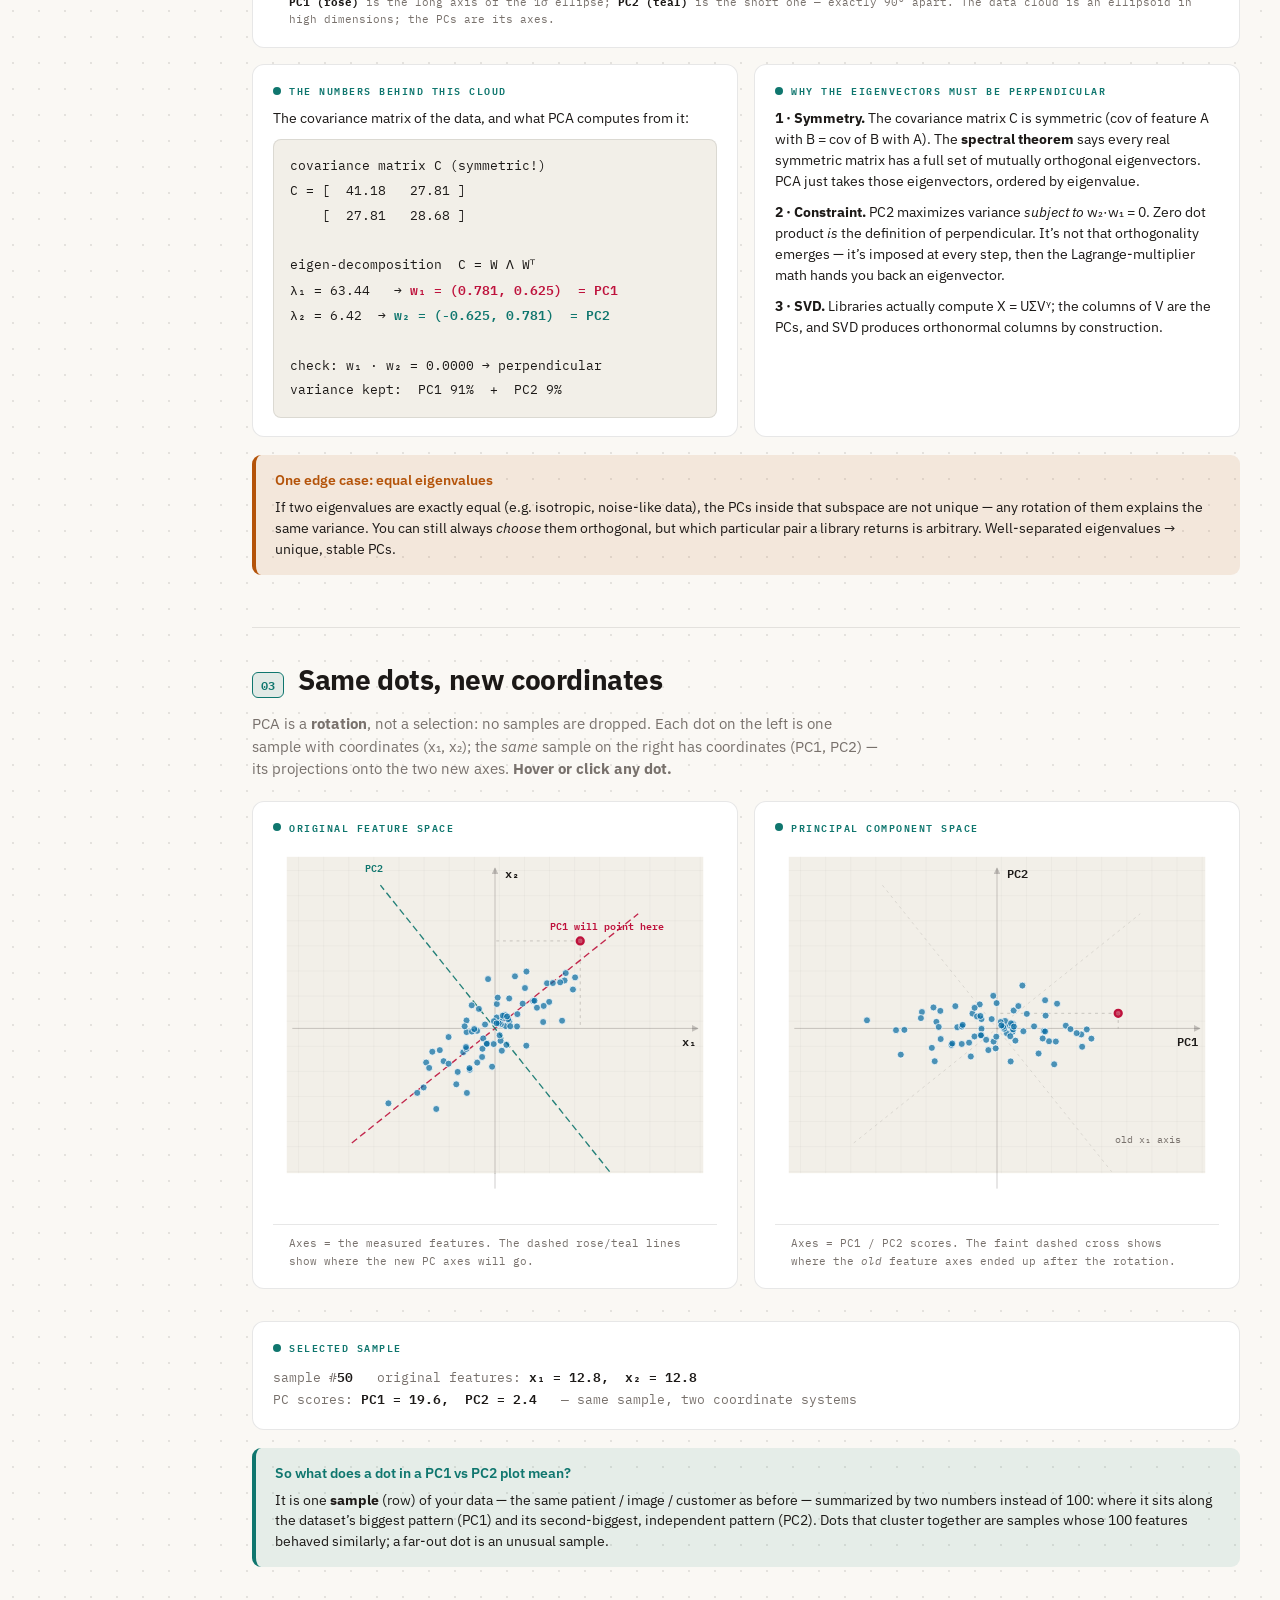
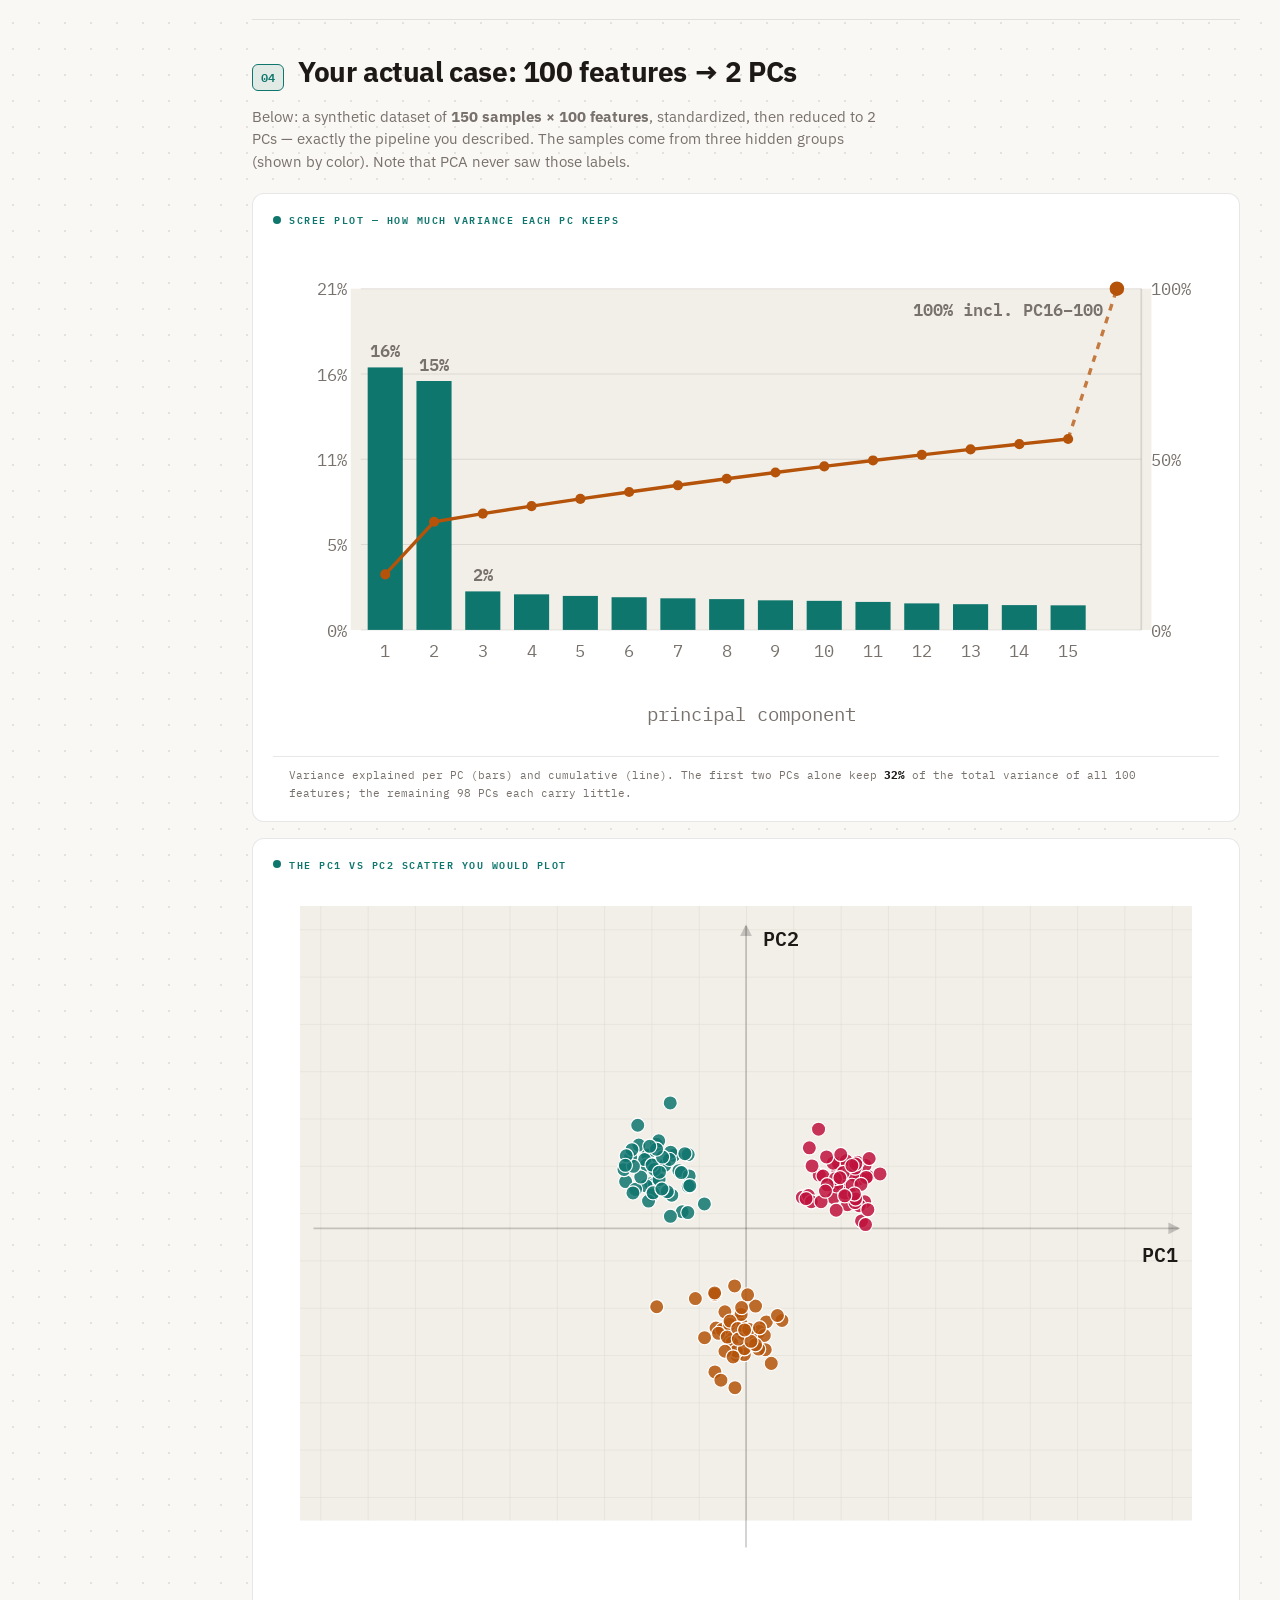
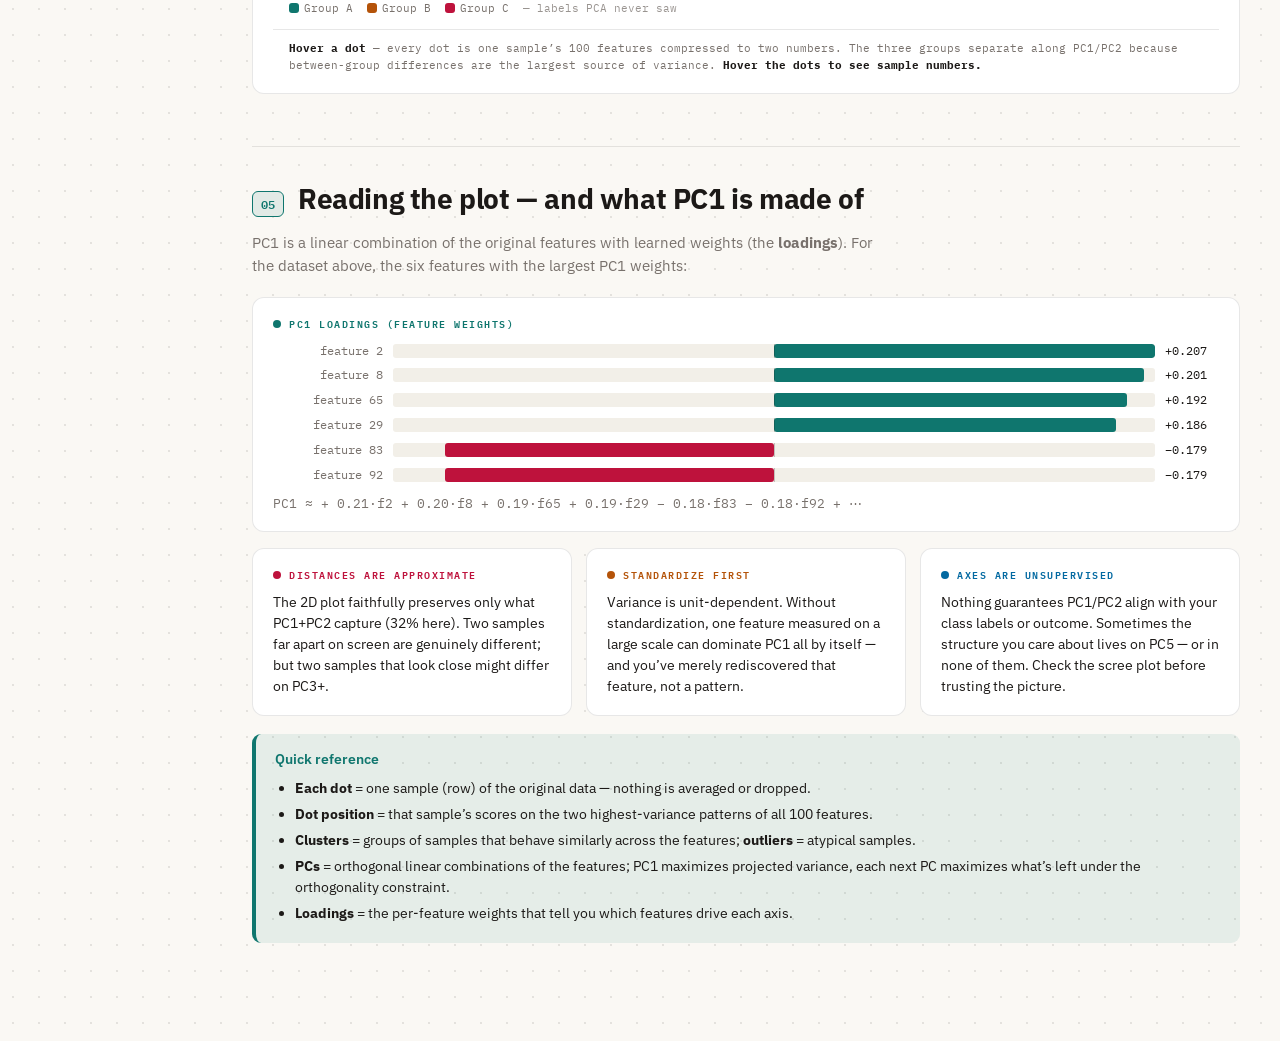
<file: others/pca_visual_explainer.html>
<!DOCTYPE html>
<html lang="en">
<head>
<meta charset="UTF-8">
<meta name="viewport" content="width=device-width, initial-scale=1.0">
<title>PCA, Visually — projections, orthogonality, maximum variance</title>
<link rel="preconnect" href="https://fonts.googleapis.com">
<link href="https://fonts.googleapis.com/css2?family=IBM+Plex+Sans:wght@400;500;600;700&family=IBM+Plex+Mono:wght@400;500;600&display=swap" rel="stylesheet">
<style>
:root{
  --font-body:'IBM Plex Sans',system-ui,sans-serif;
  --font-mono:'IBM Plex Mono','SF Mono',Consolas,monospace;
  --bg:#faf8f4;
  --surface:#ffffff;
  --surface2:#f2efe8;
  --surface-elev:#ffffff;
  --border:rgba(28,25,23,0.10);
  --border-bright:rgba(28,25,23,0.22);
  --text:#1c1917;
  --text-dim:#78716c;
  --accent:#0f766e;
  --accent-dim:rgba(15,118,110,0.10);
  --amber:#b45309;
  --amber-dim:rgba(180,83,9,0.10);
  --rose:#be123c;
  --rose-dim:rgba(190,18,60,0.10);
  --slate:#0369a1;
  --slate-dim:rgba(3,105,161,0.10);
}
@media (prefers-color-scheme: dark){
  :root{
    --bg:#131211;
    --surface:#1c1a18;
    --surface2:#242019;
    --surface-elev:#201d1a;
    --border:rgba(250,248,244,0.09);
    --border-bright:rgba(250,248,244,0.22);
    --text:#ece8e2;
    --text-dim:#a39d94;
    --accent:#2dd4bf;
    --accent-dim:rgba(45,212,191,0.12);
    --amber:#f5a524;
    --amber-dim:rgba(245,165,36,0.12);
    --rose:#fb7185;
    --rose-dim:rgba(251,113,133,0.12);
    --slate:#7dd3fc;
    --slate-dim:rgba(125,211,252,0.12);
  }
}
*{box-sizing:border-box}
html{scroll-behavior:smooth}
body{
  margin:0;padding:32px 40px 80px;
  font-family:var(--font-body);color:var(--text);background:var(--bg);
  background-image:radial-gradient(circle,var(--border) 1px,transparent 1px);
  background-size:26px 26px;
  overflow-wrap:break-word;
  line-height:1.55;
}
.wrap{max-width:1240px;margin:0 auto;display:grid;grid-template-columns:168px 1fr;gap:0 44px}
.main{min-width:0}

/* ---------- TOC ---------- */
.toc{position:sticky;top:24px;align-self:start;padding:14px 0;grid-row:1/-1;max-height:calc(100dvh - 48px);overflow-y:auto}
.toc-title{font-family:var(--font-mono);font-size:9px;font-weight:700;text-transform:uppercase;letter-spacing:2px;color:var(--text-dim);padding:0 0 10px;margin-bottom:8px;border-bottom:1px solid var(--border)}
.toc a{display:block;font-size:11px;color:var(--text-dim);text-decoration:none;padding:4px 8px;border-radius:5px;border-left:2px solid transparent;transition:all .15s;line-height:1.4;margin-bottom:1px}
.toc a:hover{color:var(--text);background:var(--surface2)}
.toc a.active{color:var(--text);border-left-color:var(--accent)}

/* ---------- Hero ---------- */
.hero{padding:26px 0 8px;margin-bottom:18px}
.hero__kicker{font-family:var(--font-mono);font-size:11px;font-weight:600;letter-spacing:2.5px;text-transform:uppercase;color:var(--accent);margin-bottom:14px}
.hero h1{font-size:clamp(30px,4.2vw,46px);line-height:1.08;font-weight:700;letter-spacing:-1px;margin:0 0 14px}
.hero .lead{font-size:17.5px;max-width:66ch;color:var(--text);margin:0 0 18px}
.hero .lead em{color:var(--text-dim);font-style:normal}
.hero__chips{display:flex;gap:8px;flex-wrap:wrap}
.chip{font-family:var(--font-mono);font-size:10.5px;font-weight:500;padding:4px 10px;border-radius:6px;background:var(--surface);border:1px solid var(--border);color:var(--text-dim)}
.chip b{color:var(--text);font-weight:600}

/* ---------- Section heads ---------- */
.sec-head{display:flex;align-items:baseline;gap:14px;margin:52px 0 18px;scroll-margin-top:24px;border-top:1px solid var(--border);padding-top:30px}
.sec-head__num{font-family:var(--font-mono);font-size:12px;font-weight:600;color:var(--accent);background:var(--accent-dim);border:1px solid var(--accent);border-radius:6px;padding:3px 8px}
.sec-head h2{font-size:clamp(21px,2.6vw,28px);font-weight:700;letter-spacing:-.4px;margin:0}
.sec-sub{color:var(--text-dim);font-size:14.5px;max-width:70ch;margin:-6px 0 20px}

/* ---------- Cards ---------- */
.ve-card{background:var(--surface);border:1px solid var(--border);border-radius:12px;padding:18px 20px;position:relative;min-width:0}
.ve-card__label{font-family:var(--font-mono);font-size:10px;font-weight:600;text-transform:uppercase;letter-spacing:1.5px;color:var(--accent);margin-bottom:10px;display:flex;align-items:center;gap:8px}
.ve-card__label::before{content:'';width:8px;height:8px;border-radius:50%;background:currentColor;flex-shrink:0}
.ve-card--amber .ve-card__label{color:var(--amber)}
.ve-card--rose .ve-card__label{color:var(--rose)}
.ve-card--slate .ve-card__label{color:var(--slate)}
.ve-card p{font-size:13.5px;margin:0 0 10px}
.ve-card p:last-child{margin-bottom:0}
.grid2{display:grid;grid-template-columns:1fr 1fr;gap:16px}
.grid3{display:grid;grid-template-columns:repeat(3,1fr);gap:14px}
@media(max-width:860px){.grid2,.grid3{grid-template-columns:1fr}}

/* ---------- Interactive controls ---------- */
.controls{display:grid;grid-template-columns:1.15fr .85fr;gap:16px;margin-bottom:16px}
@media(max-width:860px){.controls{grid-template-columns:1fr}}
.slider-row{display:flex;align-items:center;gap:12px}
.slider-row label{font-family:var(--font-mono);font-size:11px;color:var(--text-dim);white-space:nowrap}
input[type=range]{-webkit-appearance:none;appearance:none;width:100%;height:26px;background:transparent;cursor:pointer}
input[type=range]::-webkit-slider-runnable-track{height:5px;background:var(--surface2);border:1px solid var(--border);border-radius:3px}
input[type=range]::-webkit-slider-thumb{-webkit-appearance:none;appearance:none;width:17px;height:17px;border-radius:50%;background:var(--amber);border:2px solid var(--surface);margin-top:-7px;box-shadow:0 0 0 1px var(--border-bright)}
input[type=range]::-moz-range-track{height:5px;background:var(--surface2);border:1px solid var(--border);border-radius:3px}
input[type=range]::-moz-range-thumb{width:15px;height:15px;border-radius:50%;background:var(--amber);border:2px solid var(--surface)}
.btn-row{display:flex;gap:8px;flex-wrap:wrap;margin-top:6px}
button.ve-btn{font-family:var(--font-mono);font-size:11.5px;font-weight:600;padding:7px 13px;border-radius:7px;border:1px solid var(--border-bright);background:var(--surface);color:var(--text);cursor:pointer;transition:all .15s}
button.ve-btn:hover{transform:translateY(-1px);box-shadow:0 3px 10px rgba(0,0,0,.12)}
button.ve-btn--accent{background:var(--accent-dim);border-color:var(--accent);color:var(--accent)}
button.ve-btn--amber{background:var(--amber-dim);border-color:var(--amber);color:var(--amber)}
.readouts{display:flex;flex-direction:column;gap:8px;justify-content:center}
.readout{display:flex;justify-content:space-between;align-items:baseline;font-family:var(--font-mono);font-size:12px;color:var(--text-dim);border-bottom:1px dashed var(--border);padding-bottom:6px}
.readout b{font-size:15px;color:var(--text);font-variant-numeric:tabular-nums;font-weight:600}
.readout b.is-pc{color:var(--amber)}
.checks{display:flex;gap:14px;margin-top:10px;flex-wrap:wrap}
.checks label{font-family:var(--font-mono);font-size:11px;color:var(--text-dim);display:flex;gap:6px;align-items:center;cursor:pointer}

/* ---------- SVG figure cards ---------- */
.fig{margin-bottom:16px;overflow:hidden}
.fig svg{display:block;width:100%;height:auto}
.fig-cap{font-family:var(--font-mono);font-size:11px;color:var(--text-dim);line-height:1.6;border-top:1px solid var(--border);padding:10px 16px 0;margin-top:12px}
.fig-cap b{color:var(--text)}

/* SVG element classes */
.plot-bg{fill:var(--surface2)}
.grid-line{stroke:var(--border);stroke-width:.6}
.axis{stroke:var(--border-bright);stroke-width:1}
.axis-lab{font-family:var(--font-mono);font-size:11px;fill:var(--text-dim)}
.axis-lab-strong{font-family:var(--font-mono);font-size:12px;font-weight:600;fill:var(--text)}
.pt{fill:var(--slate);fill-opacity:.75;stroke:var(--surface);stroke-width:.8}
.pt-hl{stroke:var(--rose);stroke-width:2;fill:var(--rose)}
.proj-line{stroke:var(--text-dim);stroke-width:.7;stroke-dasharray:2 3;opacity:.45}
.proj-dot{fill:var(--accent);fill-opacity:.9}
.dir-line{stroke:var(--amber);stroke-width:1.6}
.dir-line.is-pc1{stroke:var(--rose);stroke-width:2.2}
.varbar{stroke:var(--amber);stroke-width:11;stroke-linecap:round;opacity:.22}
.varbar.is-pc1{stroke:var(--rose)}
.pc1-line{stroke:var(--rose);stroke-width:1.4;stroke-dasharray:7 4;opacity:.9}
.pc2-line{stroke:var(--accent);stroke-width:1.4;stroke-dasharray:7 4;opacity:.9}
.ell{fill:none;stroke:var(--text-dim);stroke-width:1;stroke-dasharray:4 4;opacity:.8}
.ell-fill{fill:var(--accent-dim);stroke:none}
.curve{fill:none;stroke:var(--amber);stroke-width:2}
.curve-fill{fill:var(--amber-dim);stroke:none}
.gline{stroke:var(--border-bright);stroke-width:1;stroke-dasharray:3 4}
.glab{font-family:var(--font-mono);font-size:10px;fill:var(--text-dim)}
.glamp{font-family:var(--font-mono);font-size:10.5px;font-weight:600;fill:var(--rose)}
.glamn{font-family:var(--font-mono);font-size:10.5px;font-weight:600;fill:var(--accent)}
.hi-ring{fill:none;stroke:var(--rose);stroke-width:2.2}
.hi-lab{font-family:var(--font-mono);font-size:10.5px;font-weight:600;fill:var(--rose)}
.bar{fill:var(--accent)}
.bar--tail{fill:var(--text-dim);fill-opacity:.35}
.cum{fill:none;stroke:var(--amber);stroke-width:2}
.cum-pt{fill:var(--amber)}
.cl-a{fill:var(--accent);fill-opacity:.85;stroke:var(--surface);stroke-width:.7}
.cl-b{fill:var(--amber);fill-opacity:.85;stroke:var(--surface);stroke-width:.7}
.cl-c{fill:var(--rose);fill-opacity:.85;stroke:var(--surface);stroke-width:.7}
.legend{display:flex;gap:14px;flex-wrap:wrap;font-family:var(--font-mono);font-size:11px;color:var(--text-dim);padding:8px 16px 0}
.legend .sw{width:10px;height:10px;border-radius:3px;display:inline-block;vertical-align:-1px;margin-right:5px}

/* math card */
.math-box{font-family:var(--font-mono);font-size:13px;line-height:1.9;background:var(--surface2);border:1px solid var(--border);border-radius:8px;padding:14px 16px;overflow-x:auto;white-space:pre-wrap;word-break:break-word}
.math-box .hl-a{color:var(--rose);font-weight:600}
.math-box .hl-b{color:var(--accent);font-weight:600}

/* hover panels s3 */
.dual{display:grid;grid-template-columns:1fr 1fr;gap:16px}
@media(max-width:860px){.dual{grid-template-columns:1fr}}
.pt-sm{fill:var(--slate);fill-opacity:.7;stroke:var(--surface);stroke-width:.8}
.pt-sm-hl{fill:var(--rose);stroke:var(--rose);stroke-width:2.4}
.sample-info{font-family:var(--font-mono);font-size:12.5px;line-height:1.8;margin-top:0}
.sample-info .k{color:var(--text-dim)}
.sample-info .v{font-weight:600}
.tooltip{position:absolute;pointer-events:none;background:var(--surface);border:1px solid var(--border-bright);border-radius:7px;padding:6px 10px;font-family:var(--font-mono);font-size:11px;color:var(--text);box-shadow:0 4px 14px rgba(0,0,0,.15);opacity:0;transition:opacity .12s;white-space:nowrap;z-index:20}
.figwrap{position:relative}

/* loadings */
.load-row{display:grid;grid-template-columns:110px 1fr 54px;gap:10px;align-items:center;font-family:var(--font-mono);font-size:11.5px;margin-bottom:7px}
.load-name{color:var(--text-dim);text-align:right}
.load-track{height:14px;background:var(--surface2);border-radius:3px;position:relative;overflow:hidden}
.load-bar{position:absolute;top:0;bottom:0;border-radius:3px}
.load-bar--pos{background:var(--accent)}
.load-bar--neg{background:var(--rose)}
.load-val{color:var(--text);font-variant-numeric:tabular-nums}

/* callouts */
.callout{padding:15px 19px;border-radius:9px;border-left:4px solid var(--callout-border);background:var(--callout-bg);margin:18px 0;font-size:13.5px}
.callout--info{--callout-border:var(--accent);--callout-bg:color-mix(in srgb,var(--accent) 9%,transparent)}
.callout--warn{--callout-border:var(--amber);--callout-bg:color-mix(in srgb,var(--amber) 10%,transparent)}
.callout__title{font-weight:600;margin-bottom:6px;color:var(--callout-border)}
.callout p{margin:0}
.callout ul{padding-left:1.5em;margin:8px 0 0}
.callout li{margin-bottom:5px}

/* animations */
@keyframes fadeUp{from{opacity:0;transform:translateY(12px)}to{opacity:1;transform:translateY(0)}}
.ve-card,.fig{animation:fadeUp .4s ease-out both;animation-delay:calc(var(--i,0)*.05s)}
@media(prefers-reduced-motion:reduce){*,*::before,*::after{animation-duration:.01ms!important;transition-duration:.01ms!important}}

@media(max-width:1000px){
  body{padding:16px 18px 60px}
  .wrap{grid-template-columns:1fr;gap:0}
  .toc{position:sticky;top:0;z-index:200;max-height:none;display:flex;gap:4px;align-items:center;overflow-x:auto;background:var(--bg);border-bottom:1px solid var(--border);padding:10px 0;margin:0 -18px;padding-left:18px;padding-right:18px;grid-row:auto}
  .toc::-webkit-scrollbar{display:none}
  .toc-title{display:none}
  .toc a{white-space:nowrap;flex-shrink:0;border-left:none;border-bottom:2px solid transparent;border-radius:4px 4px 0 0;padding:6px 10px;font-size:10.5px}
  .toc a.active{border-left:none;border-bottom-color:var(--accent);background:var(--surface)}
  .sec-head{scroll-margin-top:56px}
}
</style>
</head>
<body>
<div class="wrap">
<nav class="toc" id="toc">
  <div class="toc-title">Contents</div>
  <a href="#s1">1 · Maximum variance</a>
  <a href="#s2">2 · Orthogonality</a>
  <a href="#s3">3 · Same dots, new axes</a>
  <a href="#s4">4 · 100 features &rarr; 2</a>
  <a href="#s5">5 · Reading the plot</a>
</nav>
<div class="main">

<header class="hero">
  <div class="hero__kicker">Principal Component Analysis</div>
  <h1>PCA, visually.</h1>
  <p class="lead">Three questions, answered with pictures rather than algebra: what does <em>&ldquo;maximum variance along PC1&rdquo;</em> actually mean, why are the principal components <em>guaranteed</em> to be orthogonal, and what does <em>each dot</em> in a PC1&nbsp;vs&nbsp;PC2 scatter plot tell you about a data sample?</p>
  <div class="hero__chips">
    <span class="chip">Interactive &mdash; drag, hover, click</span>
    <span class="chip">Example: <b>100 features &rarr; 2 PCs</b></span>
  </div>
</header>

<!-- ================= SECTION 1 ================= -->
<div class="sec-head" id="s1"><span class="sec-head__num">01</span><h2>What &ldquo;maximum variance along PC1&rdquo; means</h2></div>
<p class="sec-sub">Take a 2-feature cloud (the same idea holds in 100 dimensions). A &ldquo;direction&rdquo; is a line through the middle of the data. Every sample can be <b>projected</b> onto that line &mdash; it collapses to a single number, its score. PCA asks: which direction makes those projected scores spread out the most? <b>Drag the slider and watch.</b></p>

<div class="ve-card fig" style="--i:0">
  <div class="ve-card__label">Interactive &mdash; rotate the projection direction</div>
  <div class="controls">
    <div>
      <div class="slider-row">
        <label>direction &theta;</label>
        <input type="range" id="ang" min="0" max="180" step="0.25" value="10" aria-label="projection direction angle">
        <label id="ang-read" style="width:52px;text-align:right">10&deg;</label>
      </div>
      <div class="btn-row">
        <button class="ve-btn ve-btn--amber" id="btn-pc1">Snap to PC1</button>
        <button class="ve-btn ve-btn--accent" id="btn-pc2">Snap to PC2</button>
      </div>
      <div class="checks">
        <label><input type="checkbox" id="ck-proj" checked> projected dots</label>
        <label><input type="checkbox" id="ck-drop" checked> perpendicular drops</label>
      </div>
    </div>
    <div class="readouts">
      <div class="readout"><span>projected spread &sigma;(&theta;)</span><b id="ro-sigma">&ndash;</b></div>
      <div class="readout"><span>variance &sigma;&sup2; &nbsp;(share of max)</span><b id="ro-var">&ndash;</b></div>
      <div class="readout"><span>reference: PC1 &sigma;&sup2;</span><b id="ro-pc1">&ndash;</b></div>
    </div>
  </div>
  <div class="figwrap">
    <svg id="cloud-svg" viewBox="0 0 560 440" role="img" aria-label="Scatter cloud with rotatable projection direction"></svg>
    <div class="fig-cap" id="cloud-cap"></div>
  </div>
</div>

<div class="ve-card fig" style="--i:1">
  <div class="ve-card__label">Variance as a function of direction</div>
  <div class="figwrap">
    <svg id="var-svg" viewBox="0 0 560 200" role="img" aria-label="Projected variance versus direction angle"></svg>
    <div class="fig-cap">The same thing, one dimension up: <b>variance of the projected scores</b> plotted against the direction angle &theta;. It peaks exactly at PC1&rsquo;s angle (rose dashed) and bottoms out at PC2 (teal dashed). Every other direction is somewhere in between &mdash; PCA simply picks the peak. In this 2-feature example <span class="mono" id="var-pc-share"></span></div>
  </div>
</div>

<div class="callout callout--info">
  <div class="callout__title">So &ldquo;maximum variance&rdquo; = &ldquo;best summary line&rdquo;</div>
  <p>One direction is better than another when the projected samples spread out more on it &mdash; because then the scores genuinely distinguish the samples from each other. The same direction is also the line that passes closest to all the points (least perpendicular error). Maximizing variance kept and minimizing information thrown away are two views of the same optimum, which is why keeping the top PCs is the least-distorting compression of the data.</p>
</div>

<!-- ================= SECTION 2 ================= -->
<div class="sec-head" id="s2"><span class="sec-head__num">02</span><h2>Orthogonality is built in, not luck</h2></div>
<p class="sec-sub">Once PC1 is found, PC2 is defined as the variance-maximizing direction <b>subject to being uncorrelated with PC1</b> &mdash; and &ldquo;uncorrelated scores&rdquo; means the weight vectors are perpendicular. The right angle you see below is guaranteed by the eigendecomposition of the covariance matrix.</p>

<div class="ve-card fig" style="--i:0">
  <div class="ve-card__label">The two principal components of the cloud</div>
  <div class="figwrap">
    <svg id="ortho-svg" viewBox="0 0 560 400" role="img" aria-label="Data cloud with PC1 and PC2 axes and one-sigma ellipse"></svg>
    <div class="fig-cap"><b>PC1 (rose)</b> is the long axis of the 1&sigma; ellipse; <b>PC2 (teal)</b> is the short one &mdash; exactly 90&deg; apart. The data cloud is an ellipsoid in high dimensions; the PCs are its axes.</div>
  </div>
</div>

<div class="grid2" style="margin-bottom:16px">
  <div class="ve-card" style="--i:1">
    <div class="ve-card__label">The numbers behind this cloud</div>
    <p>The covariance matrix of the data, and what PCA computes from it:</p>
    <div class="math-box" id="eig-nums"></div>
  </div>
  <div class="ve-card" style="--i:2">
    <div class="ve-card__label">Why the eigenvectors must be perpendicular</div>
    <p><b>1 &middot; Symmetry.</b> The covariance matrix C is symmetric (cov of feature A with B = cov of B with A). The <b>spectral theorem</b> says every real symmetric matrix has a full set of mutually orthogonal eigenvectors. PCA just takes those eigenvectors, ordered by eigenvalue.</p>
    <p><b>2 &middot; Constraint.</b> PC2 maximizes variance <i>subject to</i> w₂&middot;w₁&nbsp;=&nbsp;0. Zero dot product <i>is</i> the definition of perpendicular. It&rsquo;s not that orthogonality emerges &mdash; it&rsquo;s imposed at every step, then the Lagrange-multiplier math hands you back an eigenvector.</p>
    <p><b>3 &middot; SVD.</b> Libraries actually compute X&nbsp;=&nbsp;U&Sigma;Vᵞ; the columns of V are the PCs, and SVD produces orthonormal columns by construction.</p>
  </div>
</div>

<div class="callout callout--warn">
  <div class="callout__title">One edge case: equal eigenvalues</div>
  <p>If two eigenvalues are exactly equal (e.g. isotropic, noise-like data), the PCs inside that subspace are not unique &mdash; any rotation of them explains the same variance. You can still always <i>choose</i> them orthogonal, but which particular pair a library returns is arbitrary. Well-separated eigenvalues &rarr; unique, stable PCs.</p>
</div>

<!-- ================= SECTION 3 ================= -->
<div class="sec-head" id="s3"><span class="sec-head__num">03</span><h2>Same dots, new coordinates</h2></div>
<p class="sec-sub">PCA is a <b>rotation</b>, not a selection: no samples are dropped. Each dot on the left is one sample with coordinates (x₁,&nbsp;x₂); the <i>same</i> sample on the right has coordinates (PC1,&nbsp;PC2) &mdash; its projections onto the two new axes. <b>Hover or click any dot.</b></p>

<div class="dual">
  <div class="ve-card fig" style="--i:0">
    <div class="ve-card__label">Original feature space</div>
    <div class="figwrap">
      <svg id="orig-svg" viewBox="0 0 460 380" role="img" aria-label="Data in original feature coordinates"></svg>
      <div class="fig-cap">Axes = the measured features. The dashed rose/teal lines show where the new PC axes will go.</div>
    </div>
  </div>
  <div class="ve-card fig" style="--i:1">
    <div class="ve-card__label">Principal component space</div>
    <div class="figwrap">
      <svg id="pc-svg" viewBox="0 0 460 380" role="img" aria-label="Same data as PC scores"></svg>
      <div class="fig-cap">Axes = PC1 / PC2 scores. The faint dashed cross shows where the <i>old</i> feature axes ended up after the rotation.</div>
    </div>
  </div>
</div>

<div class="ve-card" style="--i:2;margin-top:16px">
  <div class="ve-card__label">Selected sample</div>
  <div class="sample-info" id="sample-info">Hover a dot&hellip;</div>
</div>

<div class="callout callout--info">
  <div class="callout__title">So what does a dot in a PC1 vs PC2 plot mean?</div>
  <p>It is one <b>sample</b> (row) of your data &mdash; the same patient / image / customer as before &mdash; summarized by two numbers instead of 100: where it sits along the dataset&rsquo;s biggest pattern (PC1) and its second-biggest, independent pattern (PC2). Dots that cluster together are samples whose 100 features behaved similarly; a far-out dot is an unusual sample.</p>
</div>

<!-- ================= SECTION 4 ================= -->
<div class="sec-head" id="s4"><span class="sec-head__num">04</span><h2>Your actual case: 100 features &rarr; 2 PCs</h2></div>
<p class="sec-sub">Below: a synthetic dataset of <b>150 samples &times; 100 features</b>, standardized, then reduced to 2 PCs &mdash; exactly the pipeline you described. The samples come from three hidden groups (shown by color). Note that PCA never saw those labels.</p>

<div class="ve-card fig" style="--i:0">
  <div class="ve-card__label">Scree plot &mdash; how much variance each PC keeps</div>
  <div class="figwrap">
    <svg id="scree-svg" viewBox="0 0 560 300" role="img" aria-label="Scree plot of variance explained"></svg>
    <div class="fig-cap">Variance explained per PC (bars) and cumulative (line). The first two PCs alone keep <b>32%</b> of the total variance of all 100 features; the remaining 98 PCs each carry little.</div>
  </div>
</div>

<div class="ve-card fig" style="--i:1">
  <div class="ve-card__label">The PC1 vs PC2 scatter you would plot</div>
  <div class="figwrap">
    <svg id="hd-svg" viewBox="0 0 560 420" role="img" aria-label="PC1 versus PC2 scatter of 150 samples"></svg>
    <div class="legend">
      <span><span class="sw" style="background:var(--accent)"></span>Group A</span>
      <span><span class="sw" style="background:var(--amber)"></span>Group B</span>
      <span><span class="sw" style="background:var(--rose)"></span>Group C</span>
      <span style="opacity:.75">&mdash; labels PCA never saw</span>
    </div>
    <div class="fig-cap"><b>Hover a dot</b> &mdash; every dot is one sample&rsquo;s 100 features compressed to two numbers. The three groups separate along PC1/PC2 because between-group differences are the largest source of variance. <b>Hover the dots to see sample numbers.</b></div>
  </div>
</div>

<!-- ================= SECTION 5 ================= -->
<div class="sec-head" id="s5"><span class="sec-head__num">05</span><h2>Reading the plot &mdash; and what PC1 is made of</h2></div>
<p class="sec-sub">PC1 is a linear combination of the original features with learned weights (the <b>loadings</b>). For the dataset above, the six features with the largest PC1 weights:</p>

<div class="ve-card" style="--i:0;margin-bottom:16px">
  <div class="ve-card__label">PC1 loadings (feature weights)</div>
  <div id="loadings"></div>
  <p style="font-size:12.5px;color:var(--text-dim);margin-top:10px;font-family:var(--font-mono)">PC1 &asymp; <span id="pc1-formula"></span></p>
</div>

<div class="grid3" style="margin-bottom:16px">
  <div class="ve-card ve-card--rose" style="--i:1">
    <div class="ve-card__label">Distances are approximate</div>
    <p>The 2D plot faithfully preserves only what PC1+PC2 capture (32% here). Two samples far apart on screen are genuinely different; but two samples that look close might differ on PC3+.</p>
  </div>
  <div class="ve-card ve-card--amber" style="--i:2">
    <div class="ve-card__label">Standardize first</div>
    <p>Variance is unit-dependent. Without standardization, one feature measured on a large scale can dominate PC1 all by itself &mdash; and you&rsquo;ve merely rediscovered that feature, not a pattern.</p>
  </div>
  <div class="ve-card ve-card--slate" style="--i:3">
    <div class="ve-card__label">Axes are unsupervised</div>
    <p>Nothing guarantees PC1/PC2 align with your class labels or outcome. Sometimes the structure you care about lives on PC5 &mdash; or in none of them. Check the scree plot before trusting the picture.</p>
  </div>
</div>

<div class="callout callout--info">
  <div class="callout__title">Quick reference</div>
  <ul>
    <li><b>Each dot</b> = one sample (row) of the original data &mdash; nothing is averaged or dropped.</li>
    <li><b>Dot position</b> = that sample&rsquo;s scores on the two highest-variance patterns of all 100 features.</li>
    <li><b>Clusters</b> = groups of samples that behave similarly across the features; <b>outliers</b> = atypical samples.</li>
    <li><b>PCs</b> = orthogonal linear combinations of the features; PC1 maximizes projected variance, each next PC maximizes what&rsquo;s left under the orthogonality constraint.</li>
    <li><b>Loadings</b> = the per-feature weights that tell you which features drive each axis.</li>
  </ul>
</div>

</div><!-- /main -->
</div><!-- /wrap -->

<script>
"use strict";
const PAYLOAD = {"d2":{"points":[[0.773,-0.971],[2.661,0.961],[-2.574,-0.713],[-6.101,-5.211],[-2.872,-2.97],[-5.044,-8.041],[0.447,0.307],[10.297,6.412],[-5.573,-0.062],[-5.567,-1.946],[3.517,2.659],[1.338,3.505],[1.354,-0.193],[-8.477,-2.751],[-0.198,-0.174],[3.89,5.186],[-7.229,-10.398],[-3.864,-1.743],[-10.47,-14.393],[-5.512,-11.796],[-12.518,-10.901],[-0.061,-3.359],[-9.282,-6.648],[-2.084,6.633],[2.597,-1.032],[-0.212,-2.462],[-18.216,-13.476],[-4.701,-1.858],[-0.029,-0.672],[1.171,0.157],[-12.106,-6.873],[-4.317,-1.459],[-5.094,-7.784],[-5.595,-4.663],[7.461,5.959],[-3.844,-6.884],[-0.695,0.414],[7.804,2.94],[-5.874,-1.012],[-1.136,-0.178],[0.624,0.816],[1.508,-0.997],[-8.476,-7.059],[4.107,-4.143],[11.657,4.944],[-11.62,-7.743],[9.895,-0.102],[-0.665,2.596],[-1.432,-7.545],[12.836,12.814],[6.916,2.291],[-9.896,-4.865],[0.295,0.712],[6.834,-0.317],[-3.569,1.809],[2.269,7.079],[-0.354,-0.519],[5.221,3.071],[10.488,7.605],[-3.051,-5.972],[-0.521,3.636],[-2.317,-3.808],[0.994,0.588],[-7.003,-8.391],[-2.991,-4.641],[0.89,-4.007],[4.13,7.853],[8.397,5.993],[-11.111,-5.126],[-5.659,-4.373],[5.828,1.998],[-13.547,-11.786],[-2.285,-3.847],[-0.704,-0.521],[9.585,6.107],[5.425,3.135],[0.141,-4.963],[-1.173,-3.886],[-4.728,2.394],[12.003,6.908]]},"hd":{"scores":[[-4.914,2.288],[-5.516,4.283],[-5.06,3.766],[-4.823,3.303],[-3.9,6.455],[-4.183,3.241],[-4.61,4.323],[-4.711,2.265],[-2.975,3.795],[-5.134,2.184],[-3.452,2.968],[-4.475,2.514],[-2.143,1.256],[-3.284,0.851],[-4.828,1.723],[-3.703,3.756],[-5.123,3.254],[-5.219,3.536],[-6.197,2.406],[-4.715,3.031],[-4.833,3.257],[-2.925,2.695],[-2.975,2.163],[-2.993,0.811],[-3.821,1.704],[-5.939,3.666],[-4.05,1.885],[-3.881,3.921],[-5.687,2.004],[-5.818,1.823],[-5.416,2.637],[-3.941,3.548],[-3.147,3.841],[-4.456,2.89],[-4.296,3.668],[-5.872,4.049],[-6.281,3.03],[-5.793,3.191],[-5.016,1.401],[-6.164,3.734],[-4.783,1.828],[-3.891,0.619],[-4.492,4.501],[-2.894,2.192],[-6.21,3.241],[-5.573,5.304],[-3.328,2.871],[-4.605,4.073],[-4.329,2.023],[-4.956,4.222],[-0.473,-6.539],[-0.862,-5.705],[1.851,-4.741],[-1.212,-5.159],[-0.478,-4.702],[-0.371,-4.764],[-2.606,-3.617],[1.045,-4.821],[-4.597,-4.038],[0.99,-6.248],[-1.608,-3.395],[0.541,-5.627],[-1.542,-5.131],[-0.72,-5.9],[-0.226,-4.963],[1.301,-6.953],[0.491,-4.004],[-0.249,-4.434],[-1.23,-5.213],[0.083,-3.425],[0.674,-5.315],[1.618,-4.488],[-0.087,-6.5],[-0.187,-5.412],[-0.5,-6.326],[-1.086,-4.301],[0.943,-5.512],[-1.6,-7.391],[-2.133,-5.628],[-0.587,-2.965],[-1.414,-5.407],[-0.849,-4.942],[-0.139,-5.411],[0.649,-6.217],[-0.821,-4.776],[-0.085,-6.2],[-0.963,-5.6],[-0.43,-5.158],[0.143,-5.194],[-1.082,-6.329],[-0.663,-6.62],[-0.569,-8.206],[-0.392,-5.701],[0.491,-5.992],[-0.226,-4.08],[0.258,-5.818],[-1.615,-3.325],[0.694,-5.118],[-1.292,-7.818],[-0.071,-5.232],[4.732,2.959],[3.771,2.737],[3.967,2.691],[4.761,3.337],[5.806,2.544],[6.267,2.681],[6.13,3.249],[5.224,1.219],[2.899,1.597],[6.112,1.363],[5.83,1.163],[5.589,2.725],[6.899,2.8],[5.614,1.325],[5.948,0.379],[3.213,1.687],[3.364,1.367],[5.732,3.396],[4.784,2.087],[5.641,1.509],[5.16,3.474],[4.506,1.582],[4.863,2.291],[3.092,1.526],[5.09,1.814],[4.489,3.355],[5.007,2.87],[4.666,2.184],[4.146,3.673],[3.867,1.371],[4.606,2.557],[6.34,3.592],[4.835,2.601],[6.152,0.194],[5.461,2.213],[5.622,3.101],[6.273,0.958],[6.191,2.62],[4.181,2.239],[5.918,2.258],[3.4,3.211],[4.878,3.8],[5.58,1.768],[3.735,5.103],[4.642,0.93],[5.083,1.674],[3.261,4.143],[4.091,1.914],[5.649,3.311],[5.453,3.229]],"labels":[0,0,0,0,0,0,0,0,0,0,0,0,0,0,0,0,0,0,0,0,0,0,0,0,0,0,0,0,0,0,0,0,0,0,0,0,0,0,0,0,0,0,0,0,0,0,0,0,0,0,1,1,1,1,1,1,1,1,1,1,1,1,1,1,1,1,1,1,1,1,1,1,1,1,1,1,1,1,1,1,1,1,1,1,1,1,1,1,1,1,1,1,1,1,1,1,1,1,1,1,2,2,2,2,2,2,2,2,2,2,2,2,2,2,2,2,2,2,2,2,2,2,2,2,2,2,2,2,2,2,2,2,2,2,2,2,2,2,2,2,2,2,2,2,2,2,2,2,2,2],"evr":[0.1627,0.15428,0.02387,0.02205,0.02107,0.02025,0.01958,0.01909,0.01834,0.01802,0.01735,0.01644,0.01594,0.01538,0.01523],"cum":[0.1627,0.31698,0.34085,0.3629,0.38397,0.40422,0.4238,0.44289,0.46123,0.47925,0.4966,0.51304,0.52898,0.54436,0.55959],"tail":0.44041,"loadings":[{"f":2,"w":0.207},{"f":8,"w":0.201},{"f":65,"w":0.192},{"f":29,"w":0.186},{"f":83,"w":-0.179},{"f":92,"w":-0.179}]}};

/* ============ helpers ============ */
const $ = (id) => document.getElementById(id);
const SVGNS = "http://www.w3.org/2000/svg";
function el(tag, attrs, parent){
  const e = document.createElementNS(SVGNS, tag);
  for (const k in attrs) e.setAttribute(k, attrs[k]);
  if (parent) parent.appendChild(e);
  return e;
}
const fmt = (n, d=1) => n.toFixed(d);
const reduceMotion = window.matchMedia("(prefers-reduced-motion: reduce)").matches;

/* ============ PCA of the 2D demo cloud ============ */
const P = PAYLOAD.d2.points;
const N = P.length;
let mx=0, my=0;
for (const p of P){ mx+=p[0]; my+=p[1]; }
mx/=N; my/=N;
let cxx=0, cyy=0, cxy=0;
for (const p of P){ const cx=p[0]-mx, cy=p[1]-my; cxx+=cx*cx; cyy+=cy*cy; cxy+=cx*cy; }
cxx/=N; cyy/=N; cxy/=N;

const tr = cxx+cyy, disc = Math.sqrt(Math.max(0,(cxx-cyy)*(cxx-cyy)/4 + cxy*cxy));
const l1 = tr/2 + disc, l2 = tr/2 - disc;
let w1;
if (Math.abs(cxy) > 1e-12){
  let vx=cxy, vy=l1-cxx; const nrm=Math.hypot(vx,vy)||1; w1=[vx/nrm, vy/nrm];
} else {
  w1 = cxx>=cyy ? [1,0] : [0,1];
}
const w2 = [-w1[1], w1[0]];
const th1 = ((Math.atan2(w1[1], w1[0]) * 180/Math.PI) + 360) % 180; // PC1 angle in [0,180)
const th2 = (th1 + 90) % 180;
const varAt = (deg) => {
  const r = deg*Math.PI/180, d = r - Math.atan2(w1[1], w1[0]);
  return l1*Math.cos(d)**2 + l2*Math.sin(d)**2;
};

/* scores for section 3 */
const scores = P.map(p => {
  const cx=p[0]-mx, cy=p[1]-my;
  return [cx*w1[0]+cy*w1[1], cx*w2[0]+cy*w2[1]];
});

/* ============ SECTION 1: interactive projection ============ */
const CW=560, CH=440, CX=280, CY=214, S=7.4;
const cloud = $("cloud-svg");

/* defs: grid + arrowhead */
const defs = el("defs", {}, cloud);
const pat = el("pattern", {id:"gridp", width:28, height:28, patternUnits:"userSpaceOnUse"}, defs);
el("path", {d:"M28 0H0V28", fill:"none", class:"grid-line"}, pat);
const mk = el("marker", {id:"arr", viewBox:"0 0 10 10", refX:"8.5", refY:"5", markerWidth:"7", markerHeight:"7", orient:"auto-start-reverse"}, defs);
el("path", {d:"M0 0L10 5L0 10z", fill:"var(--amber)"}, mk);
const mkg = el("marker", {id:"arrg", viewBox:"0 0 10 10", refX:"8.5", refY:"5", markerWidth:"7", markerHeight:"7", orient:"auto-start-reverse"}, defs);
el("path", {d:"M0 0L10 5L0 10z", fill:"var(--border-bright)"}, mkg);

el("rect", {x:16, y:14, width:CW-32, height:CH-42, class:"plot-bg"}, cloud);
el("rect", {x:16, y:14, width:CW-32, height:CH-42, fill:"url(#gridp)"}, cloud);

/* faint PC axes for reference */
const L=205;
const pc1line = el("line", {x1:CX-L*w1[0], y1:CY+L*w1[1], x2:CX+L*w1[0], y2:CY-L*w1[1], class:"pc1-line"}, cloud);
const pc2line = el("line", {x1:CX-L*w2[0], y1:CY+L*w2[1], x2:CX+L*w2[0], y2:CY-L*w2[1], class:"pc2-line"}, cloud);
const pc1lab = el("text", {x:CX+(L+6)*w1[0], y:CY-(L+6)*w1[1]+4, class:"glamp", "text-anchor":"middle"}, cloud);
pc1lab.textContent = "PC1 (" + fmt(th1,0) + "\u00B0)";
const pc2lab = el("text", {x:CX+(L+10)*w2[0], y:CY-(L+10)*w2[1]+4, class:"glamn", "text-anchor":"middle"}, cloud);
pc2lab.textContent = "PC2";

/* dynamic groups */
const varbar = el("line", {class:"varbar"}, cloud);
const dirline = el("line", {class:"dir-line", "marker-start":"url(#arr)", "marker-end":"url(#arr)"}, cloud);
const gDrop = el("g", {}, cloud);
const gProj = el("g", {}, cloud);
const gPts  = el("g", {}, cloud);

const drops = [], projs = [], ptsEls = [];
for (let i=0;i<N;i++){
  const p = P[i];
  ptsEls.push(el("circle", {cx:CX+(p[0]-mx)*S, cy:CY-(p[1]-my)*S, r:3.4, class:"pt"}, gPts));
  drops.push(el("line", {class:"proj-line"}, gDrop));
  projs.push(el("circle", {r:3.0, class:"proj-dot"}, gProj));
}
el("text", {x:CX, y:CH-10, class:"axis-lab", "text-anchor":"middle"}, cloud)
  .textContent = "each grey dot = one sample  \u00B7  each teal dot = its projection onto the amber direction";

let curAngle = 10;
function updateS1(){
  const a = curAngle;
  const r = a*Math.PI/180;
  const w = [Math.cos(r), Math.sin(r)];
  /* variance of projections */
  let v = 0;
  for (const p of P){ const t=(p[0]-mx)*w[0] + (p[1]-my)*w[1]; v += t*t; }
  v /= N;
  const sg = Math.sqrt(v);
  /* direction line + spread bar */
  dirline.setAttribute("x1", CX-L*w[0]); dirline.setAttribute("y1", CY+L*w[1]);
  dirline.setAttribute("x2", CX+L*w[0]); dirline.setAttribute("y2", CY-L*w[1]);
  varbar.setAttribute("x1", CX-sg*S*w[0]); varbar.setAttribute("y1", CY+sg*S*w[1]);
  varbar.setAttribute("x2", CX+sg*S*w[0]); varbar.setAttribute("y2", CY-sg*S*w[1]);
  /* per-point projections */
  for (let i=0;i<N;i++){
    const p=P[i], cx0=p[0]-mx, cy0=p[1]-my;
    const t = cx0*w[0] + cy0*w[1];
    const px = CX + t*S*w[0], py = CY - t*S*w[1];
    drops[i].setAttribute("x1", CX+cx0*S); drops[i].setAttribute("y1", CY-cy0*S);
    drops[i].setAttribute("x2", px); drops[i].setAttribute("y2", py);
    projs[i].setAttribute("cx", px); projs[i].setAttribute("cy", py);
  }
  /* readouts */
  $("ang-read").innerHTML = fmt(a, a<10?1:0) + "&deg;";
  $("ro-sigma").textContent = fmt(sg,2);
  $("ro-var").textContent = fmt(v,1) + "  (" + fmt(v/l1*100,0) + "%)";
  $("ro-pc1").textContent = fmt(l1,1);
  const near = Math.min(Math.abs(a-th1), Math.abs(a-th1+180), Math.abs(a-th1-180)) < 0.75;
  const near2 = Math.min(Math.abs(a-th2), Math.abs(a-th2+180), Math.abs(a-th2-180)) < 0.75;
  dirline.classList.toggle("is-pc1", near);
  varbar.classList.toggle("is-pc1", near);
  $("ro-sigma").classList.toggle("is-pc", near);
  $("cloud-cap").innerHTML = near
    ? "<b>&theta; = " + fmt(th1,1) + "&deg; &mdash; this is PC1.</b> The spread bar is at its longest possible length; no other direction makes the projected scores spread more."
    : (near2
      ? "<b>&theta; = " + fmt(th2,1) + "&deg; &mdash; this is PC2.</b> The spread bar is at its shortest: this is the direction of least spread (perpendicular to PC1)."
      : "The thick amber band shows &plusmn;1&sigma; of the projected scores &mdash; its length <b>is</b> the variance you keep along this direction. Rotate toward the rose dashed line (PC1) to maximize it.");
  updateVarMarker(a, v);
}

/* variance curve */
const VW=560, VH=200, VX0=48, VX1=540, VY0=158, VY1=20;
const vX = (deg) => VX0 + (VX1-VX0)*deg/180;
const vY = (v) => VY0 + (VY1-VY0)*Math.min(v, l1*1.001)/l1;
const vsvg = $("var-svg");
(function(){
  el("rect", {x:VX0, y:VY1, width:VX1-VX0, height:VY0-VY1, class:"plot-bg"}, vsvg);
  let dstr = "";
  for (let dg=0; dg<=180; dg+=1){
    dstr += (dg===0?"M":"L") + fmt(vX(dg),1) + " " + fmt(vY(varAt(dg)),1) + " ";
  }
  el("path", {d:dstr + "L" + vX(180) + " " + vY(0) + " L" + vX(0) + " " + vY(0) + " Z", class:"curve-fill"}, vsvg);
  el("path", {d:dstr, class:"curve"}, vsvg);
  /* PC markers */
  for (const [ang, cls, lab, ly] of [[th1,"pc1-line","max = PC1", VY1+16],[th2,"pc2-line","min = PC2", VY0-10]]){
    el("line", {x1:vX(ang), y1:VY1, x2:vX(ang), y2:VY0, class:cls}, vsvg);
    const t = el("text", {x:vX(ang)+(th1<150?6:-6), y:ly, class:(cls==="pc1-line"?"glamp":"glamn"), "text-anchor":(th1<150?"start":"end")}, vsvg);
    t.textContent = lab;
  }
  /* axes */
  el("line", {x1:VX0, y1:VY0, x2:VX1, y2:VY0, class:"axis"}, vsvg);
  el("line", {x1:VX0, y1:VY1, x2:VX0, y2:VY0, class:"axis"}, vsvg);
  const xt = el("text", {x:(VX0+VX1)/2, y:VH-6, class:"axis-lab", "text-anchor":"middle"}, vsvg);
  xt.textContent = "direction angle \u03B8";
  const yt = el("text", {x:10, y:(VY0+VY1)/2, class:"axis-lab", "text-anchor":"middle", transform:"rotate(-90 10 " + ((VY0+VY1)/2) + ")"}, vsvg);  yt.textContent = "projected score variance";
})();
const varMarkerLine = el("line", {y1:VY1, y2:VY0, class:"axis", "stroke-dasharray":"2 3", opacity:.7}, vsvg);
const varMarkerDot = el("circle", {r:5, fill:"var(--amber)", stroke:"var(--surface)", "stroke-width":1.5}, vsvg);
function updateVarMarker(a, v){
  varMarkerLine.setAttribute("x1", vX(a)); varMarkerLine.setAttribute("x2", vX(a));
  varMarkerDot.setAttribute("cx", vX(a)); varMarkerDot.setAttribute("cy", vY(v));
}

/* wiring */
$("ang").addEventListener("input", (e) => { curAngle = parseFloat(e.target.value); updateS1(); });
$("ck-proj").addEventListener("change", (e) => gProj.style.display = e.target.checked ? "" : "none");
$("ck-drop").addEventListener("change", (e) => gDrop.style.display = e.target.checked ? "" : "none");

let rafId = null;
function tweenTo(target){
  if (reduceMotion){ curAngle = target; $("ang").value = target; updateS1(); return; }
  if (rafId) cancelAnimationFrame(rafId);
  const start = curAngle, t0 = performance.now();
  const step = (t) => {
    const k = Math.min(1, (t-t0)/500);
    const e = 1 - Math.pow(1-k, 3);
    curAngle = start + (target-start)*e;
    $("ang").value = curAngle; updateS1();
    if (k < 1) rafId = requestAnimationFrame(step);
  };
  rafId = requestAnimationFrame(step);
}
$("btn-pc1").addEventListener("click", () => tweenTo(th1));
$("btn-pc2").addEventListener("click", () => tweenTo(th2));
$("var-pc-share").textContent = "PC1 keeps " + fmt(l1/tr*100,0) + "% and PC2 " + fmt(l2/tr*100,0) + "% of the total variance.";
curAngle = 10; updateS1();

/* ============ SECTION 2: orthogonality figure ============ */
(function(){
  const svg = $("ortho-svg"), W=560, H=400, cx=280, cy=196, s=7.4;
  const d2defs = el("defs", {}, svg);
  const p2 = el("pattern", {id:"gridp2", width:28, height:28, patternUnits:"userSpaceOnUse"}, d2defs);
  el("path", {d:"M28 0H0V28", fill:"none", class:"grid-line"}, p2);
  el("rect", {x:16, y:12, width:W-32, height:H-56, class:"plot-bg"}, svg);
  el("rect", {x:16, y:12, width:W-32, height:H-56, fill:"url(#gridp2)"}, svg);
  /* 1-sigma ellipse */
  el("ellipse", {cx:cx, cy:cy, rx:Math.sqrt(l1)*s, ry:Math.sqrt(l2)*s, class:"ell-fill", transform:"rotate(" + fmt(-Math.atan2(w1[1],w1[0])*180/Math.PI,2) + " " + cx + " " + cy + ")"}, svg);
  el("ellipse", {cx:cx, cy:cy, rx:Math.sqrt(l1)*s, ry:Math.sqrt(l2)*s, class:"ell", transform:"rotate(" + fmt(-Math.atan2(w1[1],w1[0])*180/Math.PI,2) + " " + cx + " " + cy + ")"}, svg);
  /* points */
  for (const p of P) el("circle", {cx:cx+(p[0]-mx)*s, cy:cy-(p[1]-my)*s, r:3.2, class:"pt"}, svg);
  /* PC arrows */
  const A = 168, B = 76;
  const m1 = el("marker", {id:"arr2", viewBox:"0 0 10 10", refX:"8.5", refY:"5", markerWidth:"7", markerHeight:"7", orient:"auto-start-reverse"}, d2defs);
  el("path", {d:"M0 0L10 5L0 10z", fill:"var(--rose)"}, m1);
  const m2 = el("marker", {id:"arr3", viewBox:"0 0 10 10", refX:"8.5", refY:"5", markerWidth:"7", markerHeight:"7", orient:"auto-start-reverse"}, d2defs);
  el("path", {d:"M0 0L10 5L0 10z", fill:"var(--accent)"}, m2);
  el("line", {x1:cx, y1:cy, x2:cx+A*w1[0], y2:cy-A*w1[1], stroke:"var(--rose)", "stroke-width":2.4, "marker-end":"url(#arr2)"}, svg);
  el("line", {x1:cx, y1:cy, x2:cx+B*w2[0], y2:cy-B*w2[1], stroke:"var(--accent)", "stroke-width":2.4, "marker-end":"url(#arr3)"}, svg);
  const t1 = el("text", {x:cx+(A+14)*w1[0], y:cy-(A+14)*w1[1]+4, class:"axis-lab-strong", fill:"var(--rose)", "text-anchor":"middle"}, svg);
  t1.textContent = "PC1";
  const t2 = el("text", {x:cx+(B+20)*w2[0], y:cy-(B+20)*w2[1]+4, class:"axis-lab-strong", fill:"var(--accent)", "text-anchor":"middle"}, svg);
  t2.textContent = "PC2";
  /* right-angle marker */
  const q = 14;
  const pts = [[0,0],[q,0],[q,q],[0,q]].map(([u,v]) =>
    (cx + (u*w1[0] + v*w2[0])) + "," + (cy - (u*w1[1] + v*w2[1]))).join(" ");
  el("polygon", {points:pts, fill:"none", stroke:"var(--text-dim)", "stroke-width":1.2}, svg);
  const t90 = el("text", {x:cx+(q+6)*w1[0]+(q+6)*w2[0], y:cy-(q+6)*w1[1]-(q+6)*w2[1]-4, class:"glab", "text-anchor":"middle"}, svg);
  t90.textContent = "90\u00B0";
  /* annotation */
  const ta = el("text", {x:26, y:H-20, class:"glab"}, svg);
  ta.textContent = "dashed ellipse = 1\u03C3 contour of the cloud \u00B7 PCs = its axes";
})();

/* numbers card */
(function(){
  const f2 = (x) => (x>=0? " " : "") + x.toFixed(2);
  $("eig-nums").innerHTML =
    "covariance matrix C (symmetric!)\n" +
    "C = [ " + f2(cxx) + "  " + f2(cxy) + " ]\n" +
    "    [ " + f2(cxy) + "  " + f2(cyy) + " ]\n\n" +
    "eigen-decomposition  C = W \u039B W\u1D40\n" +
    "\u03BB\u2081 = " + l1.toFixed(2) + "   \u2192 <span class='hl-a'>w\u2081 = (" + w1[0].toFixed(3) + ", " + w1[1].toFixed(3) + ")  = PC1</span>\n" +
    "\u03BB\u2082 = " + l2.toFixed(2) + "  \u2192 <span class='hl-b'>w\u2082 = (" + w2[0].toFixed(3) + ", " + w2[1].toFixed(3) + ")  = PC2</span>\n\n" +
    "check: w\u2081 \u00B7 w\u2082 = " + (w1[0]*w2[0] + w1[1]*w2[1]).toFixed(4) + " \u2192 perpendicular\n" +
    "variance kept:  PC1 " + fmt(l1/tr*100,0) + "%  +  PC2 " + fmt(l2/tr*100,0) + "%";
})();

/* ============ SECTION 3: linked panels ============ */
(function(){
  const W=460, H=380;
  const panel = (svgId, isPC) => {
    const svg = $(svgId);
    const cx = W/2, cy = H/2, s = 6.4;
    const pd = el("defs", {}, svg);
    const p3 = el("pattern", {id:"gridp3"+(isPC?"b":"a"), width:26, height:26, patternUnits:"userSpaceOnUse"}, pd);
    el("path", {d:"M26 0H0V26", fill:"none", class:"grid-line"}, p3);
    el("rect", {x:14, y:12, width:W-28, height:H-52, class:"plot-bg"}, svg);
    el("rect", {x:14, y:12, width:W-28, height:H-52, fill:"url(#gridp3"+(isPC?"b":"a")+")"}, svg);
    let hxA, hyA; /* guide lines */
    const mkAxes = (wx, wy, lx, ly, cls1, cls2) => {
      const L1 = 190;
      el("line", {x1:cx-L1*wx[0], y1:cy+L1*wx[1], x2:cx+L1*wx[0], y2:cy-L1*wx[1], class:cls1, opacity:.5}, svg);
      el("line", {x1:cx-L1*wy[0], y1:cy+L1*wy[1], x2:cx+L1*wy[0], y2:cy-L1*wy[1], class:cls2, opacity:.5}, svg);
    };
    if (!isPC){
      /* solid original axes */
      el("line", {x1:20, y1:cy, x2:W-20, y2:cy, class:"axis", "marker-end":"url(#arrg)"}, svg);
      el("line", {x1:cx, y1:H-24, x2:cx, y2:24, class:"axis", "marker-end":"url(#arrg)"}, svg);
      const lx = el("text", {x:W-22, y:cy+18, class:"axis-lab-strong", "text-anchor":"end"}, svg); lx.textContent="x\u2081";
      const ly2 = el("text", {x:cx+10, y:34, class:"axis-lab-strong"}, svg); ly2.textContent="x\u2082";
      /* faint PC axes */
      mkAxes(w1, w2, null, null, "pc1-line", "pc2-line");
      const l1t = el("text", {x:cx+148*w1[0], y:cy-148*w1[1]-9, class:"glamp", "text-anchor":"middle"}, svg); l1t.textContent="PC1 will point here";
      const l2t = el("text", {x:cx+200*w2[0], y:cy-200*w2[1]-6, class:"glamn", "text-anchor":"middle"}, svg); l2t.textContent="PC2";
    } else {
      el("line", {x1:20, y1:cy, x2:W-20, y2:cy, class:"axis", "marker-end":"url(#arrg)"}, svg);
      el("line", {x1:cx, y1:H-24, x2:cx, y2:24, class:"axis", "marker-end":"url(#arrg)"}, svg);
      const lx = el("text", {x:W-22, y:cy+18, class:"axis-lab-strong", "text-anchor":"end"}, svg); lx.textContent="PC1";
      const ly2 = el("text", {x:cx+10, y:34, class:"axis-lab-strong"}, svg); ly2.textContent="PC2";
      /* faint old axes: original feature axes seen from the PC basis */
      const ox1 = [ w1[0], w1[1] ];          /* old x1-axis, screen coords */
      const ox2 = [ w1[1], -w2[1] ];         /* old x2-axis, screen coords */
      mkAxes(ox1, ox2, null, null, "gline", "gline");
      const ot = el("text", {x:cx+200*ox1[0], y:cy+200*ox1[1]-6, class:"glab", "text-anchor":"middle"}, svg); ot.textContent="old x\u2081 axis";
    }
    /* guide lines for selected point */
    hxA = el("line", {class:"gline", opacity:0}, svg);
    hyA = el("line", {class:"gline", opacity:0}, svg);
    return {svg, cx, cy, s, hxA, hyA};
  };

  const panA = panel("orig-svg", false);
  const panB = panel("pc-svg", true);

  const dotsA = [], dotsB = [];
  for (let i=0;i<N;i++){
    const p=P[i], sc=scores[i];
    const cA = el("circle", {cx:panA.cx+(p[0]-mx)*panA.s, cy:panA.cy-(p[1]-my)*panA.s, r:3.6, class:"pt-sm"}, panA.svg);
    const cB = el("circle", {cx:panB.cx+sc[0]*panB.s, cy:panB.cy-sc[1]*panB.s, r:3.6, class:"pt-sm"}, panB.svg);
    cA.style.cursor="pointer"; cB.style.cursor="pointer";
    cA.setAttribute("data-i", i); cB.setAttribute("data-i", i);
    dotsA.push(cA); dotsB.push(cB);
  }
  let selected = scores.reduce((best,sc,i)=>sc[0]>scores[best][0]?i:best, 0);
  function select(i){
    selected = i;
    dotsA.forEach((c,j)=>c.classList.toggle("pt-sm-hl", j===i));
    dotsB.forEach((c,j)=>c.classList.toggle("pt-sm-hl", j===i));
    const p=P[i], sc=scores[i];
    const ax=panA.cx+(p[0]-mx)*panA.s, ay=panA.cy-(p[1]-my)*panA.s;
    panA.hxA.setAttribute("x1",ax); panA.hxA.setAttribute("y1",ay); panA.hxA.setAttribute("x2",ax); panA.hxA.setAttribute("y2",panA.cy);
    panA.hyA.setAttribute("x1",ax); panA.hyA.setAttribute("y1",ay); panA.hyA.setAttribute("x2",panA.cx); panA.hyA.setAttribute("y2",ay);
    const bx=panB.cx+sc[0]*panB.s, by=panB.cy-sc[1]*panB.s;
    panB.hxA.setAttribute("x1",bx); panB.hxA.setAttribute("y1",by); panB.hxA.setAttribute("x2",bx); panB.hxA.setAttribute("y2",panB.cy);
    panB.hyA.setAttribute("x1",bx); panB.hyA.setAttribute("y1",by); panB.hyA.setAttribute("x2",panB.cx); panB.hyA.setAttribute("y2",by);
    panA.hxA.setAttribute("opacity",.9); panA.hyA.setAttribute("opacity",.9);
    panB.hxA.setAttribute("opacity",.9); panB.hyA.setAttribute("opacity",.9);
    $("sample-info").innerHTML =
      "<span class='k'>sample&nbsp;#</span><span class='v'>" + (i+1) + "</span> &nbsp;&nbsp;" +
      "<span class='k'>original features:</span> <span class='v'>x\u2081 = " + fmt(p[0],1) + ", &nbsp;x\u2082 = " + fmt(p[1],1) + "</span><br>" +
      "<span class='k'>PC scores:</span> <span class='v'>PC1 = " + fmt(sc[0],1) + ", &nbsp;PC2 = " + fmt(sc[1],1) + "</span> &nbsp;&nbsp;" +
      "<span class='k'>&mdash; same sample, two coordinate systems</span>";
  }
  const wire = (dots) => dots.forEach(c => {
    c.addEventListener("mouseenter", ()=>select(parseInt(c.getAttribute("data-i"),10)));
    c.addEventListener("click", ()=>select(parseInt(c.getAttribute("data-i"),10)));
  });
  wire(dotsA); wire(dotsB);
  select(selected);
})();

/* ============ SECTION 4: scree + HD scatter ============ */
(function(){
  const hd = PAYLOAD.hd;
  /* ---- scree ---- */
  const svg = $("scree-svg");
  const W=560, H=300, x0=52, x1=514, y0=232, y1=30;
  const evr = hd.evr; /* fractions, 15 entries */
  const cum = hd.cum; /* cumulative fractions at each of the 15 */
  const nb = evr.length + 1; /* extra slot = endpoint for "all remaining PCs" */
  const bw = (x1-x0)/nb * 0.72;
  const xi = (i) => x0 + (x1-x0)*(i+0.5)/nb;
  const vmax = evr[0]*1.30;            /* bar scale (left axis) */
  const yv = (v) => y0 + (y1-y0)*v/vmax;
  const yc = (c) => y0 + (y1-y0)*c;    /* cumulative scale 0..1 (right axis) */
  el("rect", {x:x0-6, y:y1, width:x1-x0+12, height:y0-y1, class:"plot-bg"}, svg);
  for (let g=0; g<=4; g++){
    const v = vmax*g/4;
    el("line", {x1:x0, y1:yv(v), x2:x1, y2:yv(v), class:"grid-line"}, svg);
    const t = el("text", {x:x0-8, y:yv(v)+4, class:"glab", "text-anchor":"end"}, svg);
    t.textContent = Math.round(v*100) + "%";
  }
  evr.forEach((v,i) => {
    el("rect", {x:xi(i)-bw/2, y:yv(v), width:bw, height:y0-yv(v), class:"bar"}, svg);
  });
  evr.slice(0,3).forEach((v,i) => {
    const t = el("text", {x:xi(i), y:yv(v)-6, class:"glab", "text-anchor":"middle", "font-weight":"600", fill:"var(--accent)"}, svg);
    t.textContent = Math.round(v*100) + "%";
  });
  /* cumulative line on its own 0-100% scale (right axis) */
  let d = "";
  cum.forEach((c,i) => { d += (i===0?"M":"L") + xi(i) + " " + yc(c) + " "; });
  el("path", {d:d, class:"cum"}, svg);
  cum.forEach((c,i) => el("circle", {cx:xi(i), cy:yc(c), r:3, class:"cum-pt"}, svg));
  /* dashed extension to 100% (includes PC16-100) */
  el("path", {d:"M" + xi(cum.length-1) + " " + yc(cum[cum.length-1]) + " L" + xi(nb-1) + " " + yc(1), class:"cum", "stroke-dasharray":"4 4", opacity:.75}, svg);
  el("circle", {cx:xi(nb-1), cy:yc(1), r:3.5, class:"cum-pt", fill:"none", stroke:"var(--amber)", "stroke-width":1.6}, svg);
  const cl = el("text", {x:xi(nb-1)-8, y:yc(1)+16, class:"glab", fill:"var(--amber)", "font-weight":"600", "text-anchor":"end"}, svg);
  cl.textContent = "100% incl. PC16\u2013100";
  /* x labels */
  for (let i=0;i<nb-1;i++){
    const t = el("text", {x:xi(i), y:y0+16, class:"glab", "text-anchor":"middle"}, svg);
    t.textContent = (i+1);
  }
  const xt = el("text", {x:(x0+x1)/2, y:H-14, class:"axis-lab", "text-anchor":"middle"}, svg);
  xt.textContent = "principal component";
  /* right y axis for cumulative */
  el("line", {x1:x1, y1:y1, x2:x1, y2:y0, class:"axis", opacity:.6}, svg);
  [0,.5,1].forEach(v => {
    const t = el("text", {x:x1+6, y:yc(v)+4, class:"glab", fill:"var(--amber)"}, svg);
    t.textContent = Math.round(v*100)+"%";
  });

  /* ---- HD scatter ---- */
  const s2 = $("hd-svg");
  const W2=560, H2=420, cx2=280, cy2=205, sc2=11.5;
  const d4 = el("defs", {}, s2);
  const p4 = el("pattern", {id:"gridp4", width:28, height:28, patternUnits:"userSpaceOnUse"}, d4);
  el("path", {d:"M28 0H0V28", fill:"none", class:"grid-line"}, p4);
  el("rect", {x:16, y:14, width:W2-32, height:H2-56, class:"plot-bg"}, s2);
  el("rect", {x:16, y:14, width:W2-32, height:H2-56, fill:"url(#gridp4)"}, s2);
  el("line", {x1:24, y1:cy2, x2:W2-24, y2:cy2, class:"axis", "marker-end":"url(#arrg)"}, s2);
  el("line", {x1:cx2, y1:H2-26, x2:cx2, y2:26, class:"axis", "marker-end":"url(#arrg)"}, s2);
  const lx = el("text", {x:W2-24, y:cy2+20, class:"axis-lab-strong", "text-anchor":"end"}, s2); lx.textContent="PC1";
  const ly2 = el("text", {x:cx2+10, y:38, class:"axis-lab-strong"}, s2); ly2.textContent="PC2";
  const classes = ["cl-a","cl-b","cl-c"];
  const tip = document.createElement("div");
  tip.className = "tooltip"; s2.parentNode.insertBefore(tip, s2.nextSibling);
  const cts = [0,0,0];
  hd.scores.forEach((sc, i) => {
    const g = hd.labels[i]; cts[g]++;
    const c = el("circle", {cx:cx2+sc[0]*sc2, cy:cy2-sc[1]*sc2, r:4.2, class:classes[g]}, s2);
    c.setAttribute("data-i", i);
    c.style.cursor = "crosshair";
    c.addEventListener("mouseenter", (ev) => {
      c.setAttribute("r", 6.5);
      const cts2=["A","B","C"];
      tip.innerHTML = "sample #" + (i+1) + " &middot; group " + cts2[g] + "<br>PC1 = " + fmt(sc[0],1) + " &nbsp; PC2 = " + fmt(sc[1],1);
      tip.style.opacity = 1;
    });
    c.addEventListener("mousemove", (ev) => {
      const r = s2.getBoundingClientRect();
      const xr = (ev.clientX - r.left)/r.width, yr = (ev.clientY - r.top)/r.height;
      tip.style.left = "calc(" + (xr*100) + "% + 12px)";
      tip.style.top = "calc(" + (yr*100) + "% - 10px)";
    });
    c.addEventListener("mouseleave", () => { c.setAttribute("r", 4.2); tip.style.opacity = 0; });
  });
})();

/* ============ SECTION 5: loadings ============ */
(function(){
  const box = $("loadings");
  const maxw = Math.max(...PAYLOAD.hd.loadings.map(l => Math.abs(l.w)));
  PAYLOAD.hd.loadings.forEach(l => {
    const row = document.createElement("div");
    row.className = "load-row";
    const pos = l.w >= 0;
    const wpx = Math.abs(l.w)/maxw*50;
    row.innerHTML =
      "<div class='load-name'>feature " + l.f + "</div>" +
      "<div class='load-track'><div class='load-bar " + (pos?"load-bar--pos":"load-bar--neg") + "' style='" +
        (pos ? "left:50%;width:" + wpx + "%" : "right:50%;width:" + wpx + "%") + "'></div>" +
      "<div style='position:absolute;left:50%;top:0;bottom:0;width:1px;background:var(--border-bright)'></div></div>" +
      "<div class='load-val'>" + (l.w>=0?"+":"\u2212") + Math.abs(l.w).toFixed(3) + "</div>";
    box.appendChild(row);
  });
  $("pc1-formula").textContent = PAYLOAD.hd.loadings.map(l =>
    (l.w>=0?"+ ":"\u2212 ") + Math.abs(l.w).toFixed(2) + "\u00B7f" + l.f).join("  ") + "  + \u22EF";
})();

/* ============ scroll spy ============ */
(function(){
  const toc = document.getElementById("toc");
  const links = toc.querySelectorAll("a");
  const sections = [];
  links.forEach(link => {
    const id = link.getAttribute("href").slice(1);
    const elx = document.getElementById(id);
    if (elx) sections.push({ id, el: elx, link });
  });
  const observer = new IntersectionObserver(entries => {
    entries.forEach(entry => {
      if (entry.isIntersecting){
        links.forEach(l => l.classList.remove("active"));
        const match = sections.find(s => s.el === entry.target);
        if (match){
          match.link.classList.add("active");
          if (window.innerWidth <= 1000) match.link.scrollIntoView({behavior:"smooth", block:"nearest", inline:"center"});
        }
      }
    });
  }, { rootMargin: "-10% 0px -80% 0px" });
  sections.forEach(s => observer.observe(s.el));
  links.forEach(link => {
    link.addEventListener("click", e => {
      e.preventDefault();
      const id = link.getAttribute("href").slice(1);
      const elx = document.getElementById(id);
      if (elx){ elx.scrollIntoView({behavior:"smooth", block:"start"}); history.replaceState(null,"","#"+id); }
    });
  });
})();
</script>
</body>
</html>
</file>
<file: style.css>
/* ---------------------------------------------------------------
   Jalim Singh — personal site
   Design tokens
----------------------------------------------------------------- */
:root {
  color-scheme: light;
  --ink: #12181c;
  --ink-soft: #2b343a;
  --slate: #55636b;
  --paper: #edf1ef;
  --paper-raised: #ffffff;
  --line: #d2d9d5;
  --teal: #1f6f6b;
  --teal-deep: #14514e;
  --amber: #b5762a;

  --serif: "Source Serif 4", Georgia, "Times New Roman", serif;
  --sans: "IBM Plex Sans", -apple-system, BlinkMacSystemFont, "Segoe UI", sans-serif;
  --mono: "IBM Plex Mono", "SFMono-Regular", Consolas, monospace;

  --max: 740px;
  --max-wide: 1080px;
}

* { box-sizing: border-box; }

html {
  scroll-behavior: smooth;
}

body {
  margin: 0;
  background: var(--paper);
  color: var(--ink-soft);
  font-family: var(--sans);
  font-size: 17px;
  line-height: 1.65;
  -webkit-font-smoothing: antialiased;
}

@media (prefers-reduced-motion: reduce) {
  html { scroll-behavior: auto; }
  * { animation: none !important; transition: none !important; }
}

a {
  color: inherit;
  text-decoration: none;
}

h1, h2, h3 {
  font-family: var(--serif);
  color: var(--ink);
  font-weight: 600;
  line-height: 1.2;
  margin: 0 0 0.5em;
}

p { margin: 0 0 1.1em; }

img { max-width: 100%; display: block; }

.wrap {
  max-width: var(--max);
  margin: 0 auto;
  padding: 0 24px;
}

.wrap-wide {
  max-width: var(--max-wide);
  margin: 0 auto;
  padding: 0 24px;
}

/* ---------------- Nav ---------------- */
header.site-nav {
  position: sticky;
  top: 0;
  z-index: 20;
  background: color-mix(in srgb, var(--paper) 92%, transparent);
  backdrop-filter: blur(6px);
  border-bottom: 1px solid var(--line);
}

.nav-inner {
  max-width: var(--max-wide);
  margin: 0 auto;
  padding: 18px 24px;
  display: flex;
  align-items: center;
  justify-content: space-between;
}

.nav-name {
  font-family: var(--serif);
  font-size: 1.05rem;
  color: var(--ink);
  font-weight: 600;
}

.nav-links {
  display: flex;
  gap: 28px;
  font-size: 0.95rem;
}

.nav-links a {
  padding-bottom: 3px;
  border-bottom: 1px solid transparent;
  transition: border-color 0.15s ease, color 0.15s ease;
}

.nav-links a:hover,
.nav-links a[aria-current="page"] {
  border-color: var(--teal);
  color: var(--teal-deep);
}

.nav-toggle {
  display: none;
  background: none;
  border: 1px solid var(--line);
  border-radius: 4px;
  width: 38px;
  height: 34px;
  font-size: 1.1rem;
  color: var(--ink);
}

@media (max-width: 640px) {
  .nav-links {
    position: absolute;
    top: 100%;
    left: 0;
    right: 0;
    background: var(--paper);
    border-bottom: 1px solid var(--line);
    flex-direction: column;
    gap: 0;
    padding: 4px 24px 14px;
    display: none;
  }
  .nav-links.open { display: flex; }
  .nav-links a { padding: 10px 0; border-bottom: 1px solid var(--line); }
  .nav-toggle { display: block; }
}

/* ---------------- Hero ---------------- */
.hero {
  padding: 72px 0 56px;
  border-bottom: 1px solid var(--line);
}

.hero-inner {
  max-width: var(--max-wide);
  margin: 0 auto;
  padding: 0 24px;
  display: grid;
  grid-template-columns: 1.15fr 0.85fr;
  gap: 48px;
  align-items: center;
}

@media (max-width: 800px) {
  .hero-inner { grid-template-columns: 1fr; gap: 32px; }
  .hero { padding: 48px 0 40px; }
}

.hero h1 {
  font-size: clamp(2.1rem, 4.4vw, 3.1rem);
  letter-spacing: -0.01em;
}

.hero .role {
  font-family: var(--mono);
  font-size: 0.88rem;
  color: var(--teal-deep);
  margin-bottom: 22px;
  letter-spacing: 0.01em;
}

.hero .statement {
  font-size: 1.08rem;
  color: var(--slate);
  max-width: 46ch;
}

.hero-links {
  display: flex;
  flex-wrap: wrap;
  gap: 4px 22px;
  margin-top: 22px;
  font-size: 0.95rem;
}

.hero-links a {
  border-bottom: 1px solid var(--line);
  padding-bottom: 2px;
  transition: border-color 0.15s ease, color 0.15s ease;
}

.hero-links a:hover { border-color: var(--teal); color: var(--teal-deep); }

.hero-visual {
  display: flex;
  flex-direction: column;
  align-items: center;
  gap: 8px;
}

.hero-portrait {
  width: 220px;
  max-width: 60%;
  aspect-ratio: 1;
  height: auto;
  object-fit: cover;
  border-radius: 50%;
  background: var(--paper-raised);
  border: 1px solid var(--line);
  box-shadow: 0 0 0 6px var(--paper), 0 10px 30px rgba(20, 81, 78, 0.12);
}

.hero-graphic { width: 100%; max-width: 340px; height: auto; display: block; }

@media (max-width: 800px) {
  .hero-visual { order: -1; align-items: flex-start; }
  .hero-graphic { display: none; }
  .hero-portrait { width: 140px; }
}

/* ---------------- Sections ---------------- */
main { padding-bottom: 80px; }

.section {
  padding: 56px 0;
  border-bottom: 1px solid var(--line);
}

.section:last-child { border-bottom: none; }

.section h2 {
  font-size: 1.55rem;
  margin-bottom: 18px;
}

.section .figure {
  margin: 24px 0;
  border: 1px solid var(--line);
  background: var(--paper-raised);
  padding: 6px;
}

.section .figure img { width: 100%; }

.section .figure figcaption {
  font-family: var(--mono);
  font-size: 0.78rem;
  color: var(--slate);
  padding: 10px 6px 4px;
}

.pub-list {
  margin: 18px 0 0;
  padding: 0;
  list-style: none;
  border-top: 1px solid var(--line);
}

.pub-list li {
  padding: 13px 0;
  border-bottom: 1px solid var(--line);
  font-size: 0.94rem;
  color: var(--ink-soft);
}

.pub-list a {
  color: var(--teal-deep);
  border-bottom: 1px solid var(--line);
}

.pub-list a:hover { border-color: var(--teal); color: var(--teal-deep); }

/* ---------------- Page header (non-home pages) ---------------- */
.page-head {
  padding-top: 56px;
  padding-bottom: 40px;
  /* rule spans the content width, matching the section rules below */
  background: linear-gradient(var(--line), var(--line)) center bottom / calc(100% - 48px) 1px no-repeat;
}

.page-head h1 {
  font-size: clamp(1.9rem, 3.6vw, 2.5rem);
}

.page-head .sub {
  color: var(--slate);
  font-size: 1.02rem;
  max-width: 56ch;
}

/* ---------------- Interests / lists ---------------- */
.plain-list {
  padding-left: 1.15em;
  margin: 0 0 1.1em;
}

.plain-list li { margin-bottom: 6px; }

.cv-download {
  display: inline-block;
  margin-top: 6px;
  padding: 10px 18px;
  border: 1px solid var(--teal);
  color: var(--teal-deep);
  font-size: 0.92rem;
  transition: background 0.15s ease, color 0.15s ease;
}

.cv-download:hover { background: var(--teal); color: #fff; }

/* ---------------- Contact ---------------- */
.contact-card {
  border: 1px solid var(--line);
  background: var(--paper-raised);
  padding: 32px;
  margin-top: 8px;
}

.contact-card .label {
  font-family: var(--mono);
  font-size: 0.78rem;
  color: var(--slate);
  margin-bottom: 4px;
}

.contact-card .value {
  margin-bottom: 20px;
  font-size: 1.02rem;
}

.contact-card .value:last-child { margin-bottom: 0; }

/* ---------------- Footer ---------------- */
footer {
  padding: 28px 0 48px;
  font-size: 0.85rem;
  color: var(--slate);
}

footer a { border-bottom: 1px solid var(--line); }
footer a:hover { border-color: var(--teal); color: var(--teal-deep); }

/* ---------------- Typography refinements ---------------- */
h1, h2, h3 { text-wrap: balance; }
p, li { text-wrap: pretty; }

/* ---------------- Research: figure left, text right ---------------- */
.research .section > h2 { max-width: 46ch; }

.research .section > p,
.research .section > ul {
  max-width: 68ch;
}

.split {
  display: grid;
  grid-template-columns: minmax(0, 5fr) minmax(0, 6fr);
  gap: 44px;
  align-items: start;
}

.split-media {
  position: sticky;
  top: 92px;
  display: flex;
  flex-direction: column;
  gap: 18px;
}

.split-media .figure { margin: 0; }

.split-text { max-width: 62ch; }
.split-text > :first-child { margin-top: 0; }
.split-text .pub-list { margin-top: 24px; }

@media (max-width: 860px) {
  .split { grid-template-columns: 1fr; gap: 24px; }
  .split-media { position: static; }
}

/* ---------------- Figure zoom ---------------- */
.figure img { cursor: zoom-in; }

.lightbox {
  border: none;
  padding: 0;
  background: transparent;
  max-width: 94vw;
  max-height: 92vh;
}

.lightbox::backdrop { background: rgba(18, 24, 28, 0.82); }

.lightbox img {
  max-width: 94vw;
  max-height: 86vh;
  width: auto;
  height: auto;
  background: var(--paper-raised);
  padding: 8px;
  cursor: zoom-out;
}

.lightbox p {
  color: #e6ece9;
  font-family: var(--mono);
  font-size: 0.8rem;
  margin: 10px 0 0;
  text-align: center;
}

/* ---------------- Home ---------------- */
.home .section > p { max-width: 68ch; }

.interest-cards {
  list-style: none;
  padding: 0;
  margin: 26px 0 30px;
  display: grid;
  grid-template-columns: repeat(3, minmax(0, 1fr));
  gap: 16px;
}

.interest-cards li {
  display: flex;
  flex-direction: column;
  gap: 10px;
  padding: 20px 22px 22px;
  background: var(--paper-raised);
  border: 1px solid var(--line);
  border-top: 3px solid var(--teal);
  font-family: var(--serif);
  font-size: 1.08rem;
  line-height: 1.4;
  color: var(--ink);
}

.interest-cards .num {
  font-family: var(--mono);
  font-size: 0.78rem;
  color: var(--amber);
  letter-spacing: 0.04em;
}

@media (max-width: 760px) {
  .interest-cards { grid-template-columns: 1fr; }
}

.text-link { border-bottom: 1px solid var(--line); transition: border-color 0.15s ease, color 0.15s ease; }
.text-link:hover { border-color: var(--teal); color: var(--teal-deep); }

/* ---------------- Hero network colours (themeable) ---------------- */
.net-edges { stroke: var(--teal); }
.net-path, .net-halo { stroke: var(--amber); }
.net-nodes { fill: var(--paper); stroke: var(--teal); }
.net-source { fill: var(--teal-deep); }
.net-target { fill: var(--amber); }

/* Figures are drawn for a white page; keep them on white in either theme */
.figure img { background: #fff; }

/* ---------------- Dark mode (follows the system setting) ---------------- */
@media (prefers-color-scheme: dark) {
  :root {
    color-scheme: dark;
    --ink: #e6ece9;
    --ink-soft: #c9d3cf;
    --slate: #98a7a1;
    --paper: #12181a;
    --paper-raised: #1a2326;
    --line: #2d393b;
    --teal: #4aa9a1;
    --teal-deep: #7ccdc5;
    --amber: #d69c4f;
  }
  .net-edges { stroke-opacity: 0.35; }
  .cv-download:hover { color: var(--paper); }
}

/* ---------------- Publications page ---------------- */
.pubs {
  list-style: none;
  margin: 18px 0 0;
  padding: 0;
  border-top: 1px solid var(--line);
}

.pubs li {
  display: flex;
  flex-direction: column;
  gap: 3px;
  padding: 16px 0;
  border-bottom: 1px solid var(--line);
}

.pubs .pub-title {
  font-family: var(--serif);
  font-size: 1.06rem;
  line-height: 1.4;
  color: var(--ink);
  font-weight: 600;
}

.pubs a.pub-title { transition: color 0.15s ease; }
.pubs a.pub-title:hover { color: var(--teal-deep); }

.pubs .pub-authors {
  font-size: 0.92rem;
  color: var(--ink-soft);
}

.pubs .pub-venue {
  font-size: 0.88rem;
  color: var(--slate);
}

.pubs .pub-venue a {
  color: var(--teal-deep);
  border-bottom: 1px solid var(--line);
}

.pubs .pub-venue a:hover { border-color: var(--teal); }
</file>
